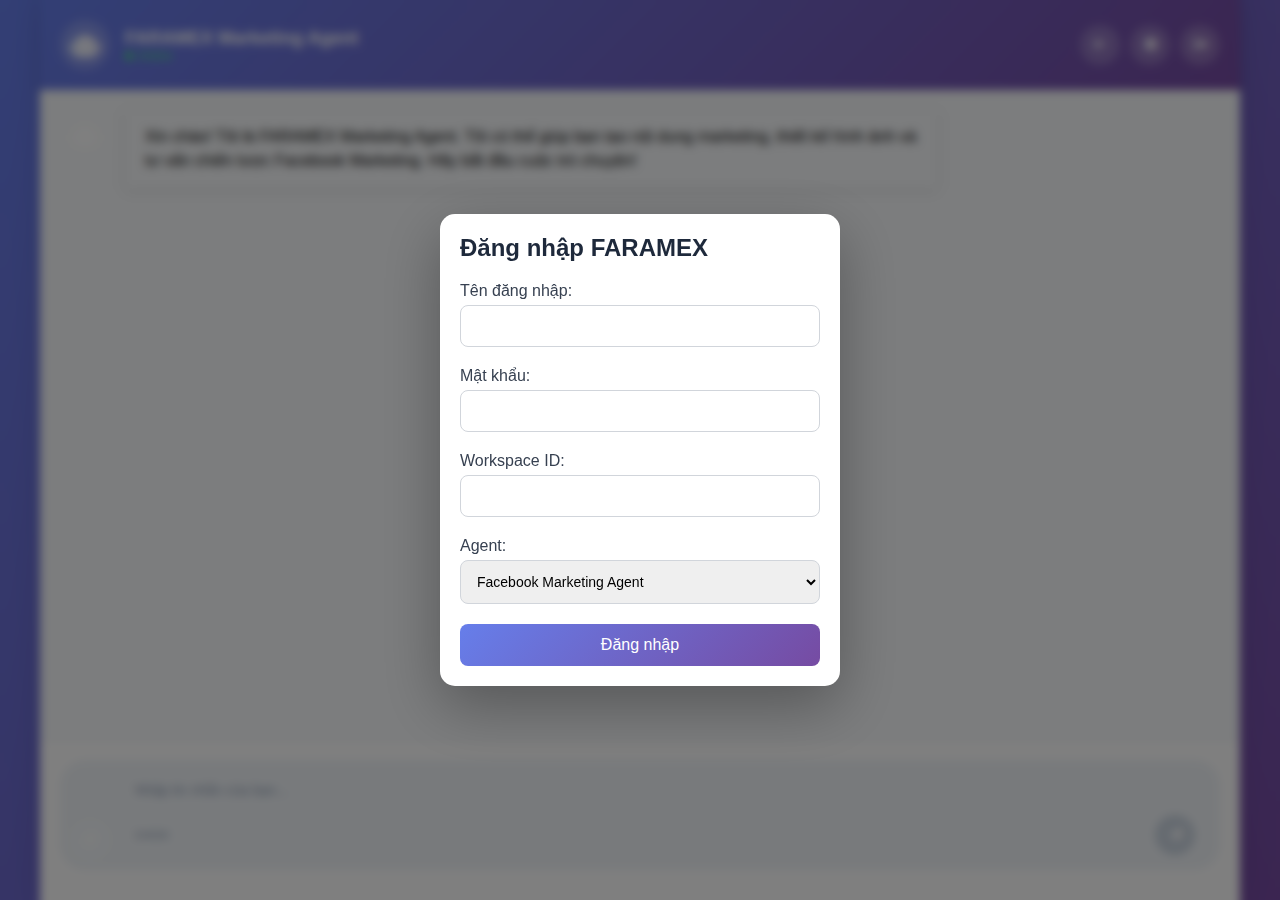
<file: ai-server-main/frontend/index.html>
<!DOCTYPE html>
<html lang="vi">
<head>
    <meta charset="UTF-8">
    <meta name="viewport" content="width=device-width, initial-scale=1.0">
    <title>FARAMEX AI Chat</title>
    <link rel="stylesheet" href="styles.css">
    <link href="https://cdnjs.cloudflare.com/ajax/libs/font-awesome/6.0.0/css/all.min.css" rel="stylesheet">
</head>
<body>
    <div class="chat-container">
        <!-- Header -->
        <div class="chat-header">
            <div class="header-left">
                <div class="agent-avatar">
                    <i class="fas fa-robot"></i>
                </div>
                <div class="agent-info">
                    <h3 id="agent-name">FARAMEX Marketing Agent</h3>
                    <span id="agent-status" class="status-online">Online</span>
                </div>
            </div>
            <div class="header-right">
                <button id="back-btn" class="icon-btn" onclick="goBack()">
                    <i class="fas fa-arrow-left"></i>
                </button>
                <button id="settings-btn" class="icon-btn">
                    <i class="fas fa-cog"></i>
                </button>
                <button id="logout-btn" class="icon-btn">
                    <i class="fas fa-sign-out-alt"></i>
                </button>
            </div>
        </div>

        <!-- Chat Messages -->
        <div class="chat-messages" id="chat-messages">
            <div class="welcome-message">
                <div class="agent-avatar">
                    <i class="fas fa-robot"></i>
                </div>
                <div class="message-content">
                    <p>Xin chào! Tôi là FARAMEX Marketing Agent. Tôi có thể giúp bạn tạo nội dung marketing, thiết kế hình ảnh và tư vấn chiến lược Facebook Marketing. Hãy bắt đầu cuộc trò chuyện!</p>
                </div>
            </div>
        </div>

        <!-- Typing Indicator -->
        <div class="typing-indicator" id="typing-indicator" style="display: none;">
            <div class="agent-avatar">
                <i class="fas fa-robot"></i>
            </div>
            <div class="typing-dots">
                <span></span>
                <span></span>
                <span></span>
            </div>
        </div>

        <!-- Input Area -->
        <div class="chat-input-area">
            <div class="input-container">
                <button id="attach-btn" class="icon-btn">
                    <i class="fas fa-paperclip"></i>
                </button>
                <input type="file" id="file-input" accept="image/*" multiple style="display: none;">
                <div class="input-wrapper">
                    <textarea 
                        id="message-input" 
                        placeholder="Nhập tin nhắn của bạn..."
                        rows="1"
                        maxlength="4000"
                    ></textarea>
                    <div class="input-actions">
                        <span id="char-count">0/4000</span>
                        <button id="send-btn" class="send-btn" disabled>
                            <i class="fas fa-paper-plane"></i>
                        </button>
                    </div>
                </div>
            </div>
            <div class="attached-images" id="attached-images"></div>
        </div>
    </div>

    <!-- Login Modal -->
    <div class="modal" id="login-modal">
        <div class="modal-content">
            <div class="modal-header">
                <h2>Đăng nhập FARAMEX</h2>
            </div>
            <div class="modal-body">
                <form id="login-form">
                    <div class="form-group">
                        <label for="username">Tên đăng nhập:</label>
                        <input type="text" id="username" required>
                    </div>
                    <div class="form-group">
                        <label for="password">Mật khẩu:</label>
                        <input type="password" id="password" required>
                    </div>
                    <div class="form-group">
                        <label for="workspace-id">Workspace ID:</label>
                        <input type="text" id="workspace-id" required>
                    </div>
                    <div class="form-group">
                        <label for="agent-select">Agent:</label>
                        <select id="agent-select" required>
                            <option value="facebook_marketing_agent">Facebook Marketing Agent</option>
                        </select>
                    </div>
                    <button type="submit" class="login-btn">Đăng nhập</button>
                </form>
            </div>
        </div>
    </div>

    <!-- Settings Modal -->
    <div class="modal" id="settings-modal">
        <div class="modal-content">
            <div class="modal-header">
                <h2>Cài đặt</h2>
                <button class="close-btn" id="close-settings">
                    <i class="fas fa-times"></i>
                </button>
            </div>
            <div class="modal-body">
                <div class="form-group">
                    <label for="api-url">API URL:</label>
                    <input type="text" id="api-url" value="http://localhost:8000">
                </div>
                <div class="form-group">
                    <label>
                        <input type="checkbox" id="auto-scroll"> Tự động cuộn xuống
                    </label>
                </div>
                <div class="form-group">
                    <label>
                        <input type="checkbox" id="sound-notifications"> Âm thanh thông báo
                    </label>
                </div>
                <button id="save-settings" class="login-btn">Lưu cài đặt</button>
            </div>
        </div>
    </div>

    <script src="script.js"></script>
</body>
</html>
</file>
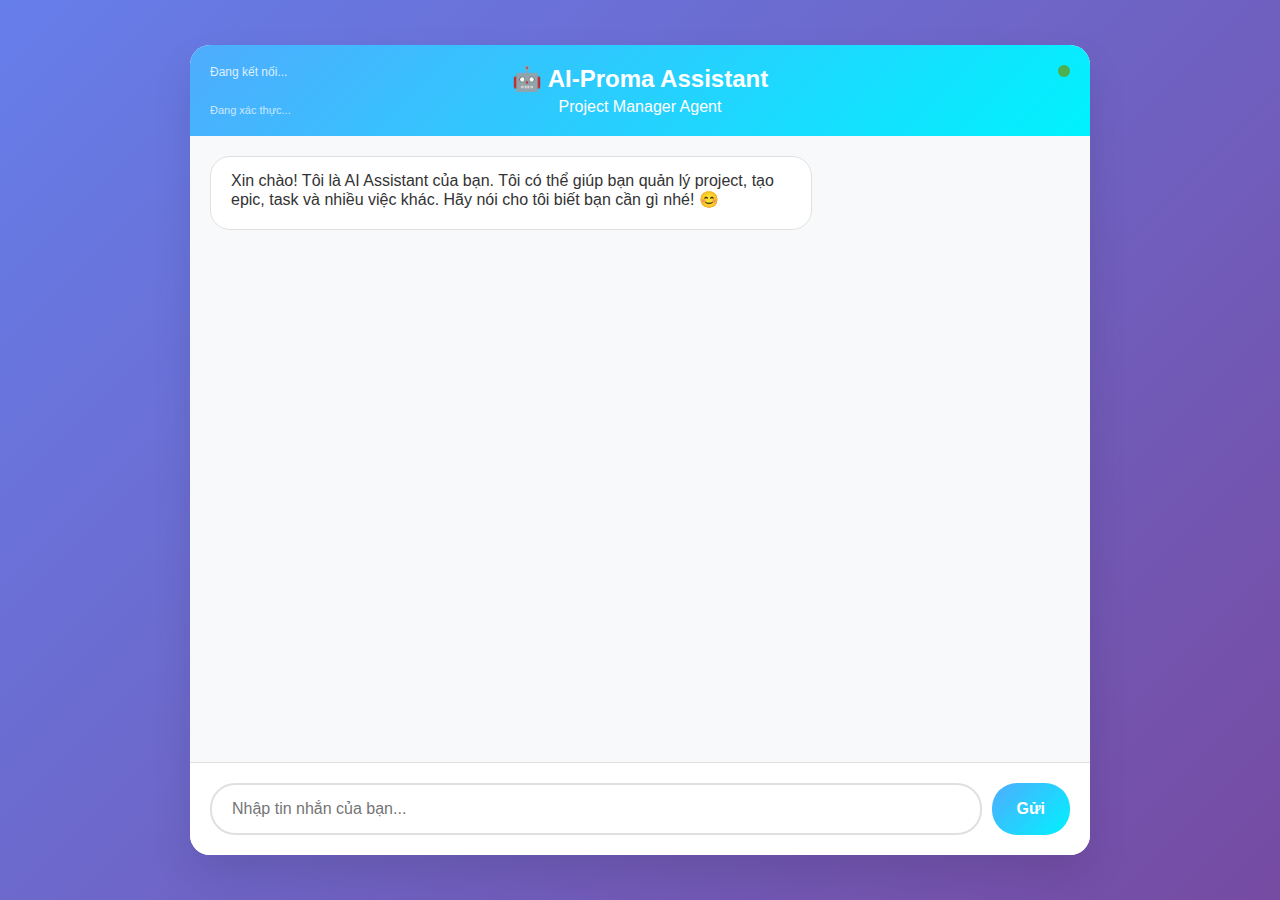
<file: chat_interface.html>
<!DOCTYPE html>
<html lang="vi">

<head>
    <meta charset="UTF-8">
    <meta name="viewport" content="width=device-width, initial-scale=1.0">
    <title>AI-Proma Chat Interface</title>
    <style>
        * {
            margin: 0;
            padding: 0;
            box-sizing: border-box;
        }

        body {
            font-family: -apple-system, BlinkMacSystemFont, 'Segoe UI', Roboto, sans-serif;
            background: linear-gradient(135deg, #667eea 0%, #764ba2 100%);
            height: 100vh;
            display: flex;
            justify-content: center;
            align-items: center;
        }

        .chat-container {
            width: 90%;
            max-width: 900px;
            height: 90vh;
            background: white;
            border-radius: 20px;
            box-shadow: 0 20px 40px rgba(0, 0, 0, 0.1);
            display: flex;
            flex-direction: column;
            overflow: hidden;
        }

        .chat-header {
            background: linear-gradient(135deg, #4facfe 0%, #00f2fe 100%);
            color: white;
            padding: 20px;
            text-align: center;
            position: relative;
        }

        .chat-header h1 {
            font-size: 24px;
            margin-bottom: 5px;
        }

        .connection-status {
            position: absolute;
            top: 20px;
            right: 20px;
            width: 12px;
            height: 12px;
            border-radius: 50%;
            background: #4CAF50;
            animation: pulse 2s infinite;
        }

        @keyframes pulse {
            0% {
                transform: scale(1);
                opacity: 1;
            }

            50% {
                transform: scale(1.2);
                opacity: 0.7;
            }

            100% {
                transform: scale(1);
                opacity: 1;
            }
        }

        .session-info {
            position: absolute;
            top: 20px;
            left: 20px;
            font-size: 12px;
            opacity: 0.8;
        }

        .chat-messages {
            flex: 1;
            overflow-y: auto;
            padding: 20px;
            background: #f8f9fa;
        }

        .message {
            margin-bottom: 20px;
            animation: slideIn 0.3s ease-out;
        }

        @keyframes slideIn {
            from {
                transform: translateY(20px);
                opacity: 0;
            }

            to {
                transform: translateY(0);
                opacity: 1;
            }
        }

        .message.user {
            text-align: right;
        }

        .message.agent {
            text-align: left;
        }

        .message-content {
            display: inline-block;
            max-width: 70%;
            padding: 15px 20px;
            border-radius: 20px;
            word-wrap: break-word;
            position: relative;
        }

        .message.user .message-content {
            background: linear-gradient(135deg, #667eea 0%, #764ba2 100%);
            color: white;
        }

        .message.agent .message-content {
            background: white;
            color: #333;
            border: 1px solid #e0e0e0;
        }

        .thinking-indicator {
            display: none;
            background: #fff3cd;
            border: 1px solid #ffeaa7;
            border-radius: 15px;
            padding: 15px 20px;
            margin-bottom: 15px;
            animation: slideIn 0.3s ease-out;
        }

        .thinking-indicator.show {
            display: block;
        }

        .thinking-dots {
            display: inline-block;
            position: relative;
        }

        .thinking-dots::after {
            content: '...';
            animation: dots 1.5s infinite;
        }

        @keyframes dots {

            0%,
            20% {
                content: '.';
            }

            40% {
                content: '..';
            }

            60%,
            100% {
                content: '...';
            }
        }

        .function-call {
            background: #e3f2fd;
            border: 1px solid #90caf9;
            border-radius: 10px;
            padding: 10px 15px;
            margin: 10px 0;
            font-family: 'Courier New', monospace;
            font-size: 12px;
        }

        .function-name {
            font-weight: bold;
            color: #1976d2;
            margin-bottom: 5px;
        }

        .function-args {
            color: #666;
            white-space: pre-wrap;
        }

        .tool-execution {
            background: #e8f5e8;
            border: 1px solid #4caf50;
            border-radius: 10px;
            padding: 10px 15px;
            margin: 10px 0;
            font-family: 'Courier New', monospace;
            font-size: 12px;
        }

        .tool-result {
            color: #2e7d32;
            white-space: pre-wrap;
        }

        .chat-input-container {
            padding: 20px;
            background: white;
            border-top: 1px solid #e0e0e0;
        }

        .chat-input-form {
            display: flex;
            gap: 10px;
        }

        .chat-input {
            flex: 1;
            padding: 15px 20px;
            border: 2px solid #e0e0e0;
            border-radius: 25px;
            font-size: 16px;
            outline: none;
            transition: border-color 0.3s;
        }

        .chat-input:focus {
            border-color: #4facfe;
        }

        .send-button {
            padding: 15px 25px;
            background: linear-gradient(135deg, #4facfe 0%, #00f2fe 100%);
            color: white;
            border: none;
            border-radius: 25px;
            cursor: pointer;
            font-size: 16px;
            font-weight: bold;
            transition: transform 0.2s;
        }

        .send-button:hover {
            transform: scale(1.05);
        }

        .send-button:disabled {
            opacity: 0.6;
            cursor: not-allowed;
            transform: none;
        }

        .error-message {
            background: #ffebee;
            border: 1px solid #f44336;
            color: #c62828;
            padding: 15px;
            border-radius: 10px;
            margin: 10px 0;
        }

        .timestamp {
            font-size: 11px;
            color: #999;
            margin-top: 5px;
        }

        .auth-status {
            position: absolute;
            bottom: 20px;
            left: 20px;
            font-size: 11px;
            opacity: 0.7;
        }

        /* Scrollbar styling */
        .chat-messages::-webkit-scrollbar {
            width: 6px;
        }

        .chat-messages::-webkit-scrollbar-track {
            background: #f1f1f1;
            border-radius: 3px;
        }

        .chat-messages::-webkit-scrollbar-thumb {
            background: #c1c1c1;
            border-radius: 3px;
        }

        .chat-messages::-webkit-scrollbar-thumb:hover {
            background: #a8a8a8;
        }

        /* Mobile responsive */
        @media (max-width: 768px) {
            .chat-container {
                width: 95%;
                height: 95vh;
                border-radius: 15px;
            }

            .message-content {
                max-width: 85%;
            }

            .chat-header h1 {
                font-size: 20px;
            }
        }
    </style>
</head>

<body>
    <div class="chat-container">
        <div class="chat-header">
            <div class="session-info" id="sessionInfo">Đang kết nối...</div>
            <h1>🤖 AI-Proma Assistant</h1>
            <p>Project Manager Agent</p>
            <div class="connection-status" id="connectionStatus"></div>
            <div class="auth-status" id="authStatus">Đang xác thực...</div>
        </div>

        <div class="chat-messages" id="chatMessages">
            <div class="message agent">
                <div class="message-content">
                    Xin chào! Tôi là AI Assistant của bạn. Tôi có thể giúp bạn quản lý project, tạo epic, task và nhiều
                    việc khác. Hãy nói cho tôi biết bạn cần gì nhé! 😊
                    <div class="timestamp" id="welcomeTime"></div>
                </div>
            </div>
        </div>

        <div class="thinking-indicator" id="thinkingIndicator">
            <div>🤔 <strong>Agent đang suy nghĩ</strong><span class="thinking-dots"></span></div>
            <div id="actionDescription" style="margin-top: 8px; font-style: italic; color: #666;"></div>
        </div>

        <div class="chat-input-container">
            <form class="chat-input-form" id="chatForm">
                <input type="text" class="chat-input" id="messageInput" placeholder="Nhập tin nhắn của bạn..."
                    autocomplete="off">
                <button type="submit" class="send-button" id="sendButton">
                    Gửi
                </button>
            </form>
        </div>
    </div>

    <script>
        class ChatInterface {
            constructor() {
                this.apiBase = 'http://localhost:8000/api/v1';
                this.token = null;
                this.sessionId = null;
                this.currentMessage = null;

                // JWT payload theo yêu cầu
                this.jwtPayload = {
                    "sub": "XCEL_BOT",
                    "user_name": "XCEL_BOT",
                    "user_id": "65cd8c30-5300-4b73-a9fa-add929ad6fd8",
                    "agent_id": "project_manager_agent",
                    "workspace_id": "64b34773-c1a6-4e65-bfa2-b9e8b0b2a06b",
                    "role": "user",
                    "user_info": "",
                    "des": "my name is DUC"
                };

                this.initializeElements();
                this.setupEventListeners();
                this.authenticate();
                this.setWelcomeTime();
            }

            initializeElements() {
                this.chatMessages = document.getElementById('chatMessages');
                this.messageInput = document.getElementById('messageInput');
                this.sendButton = document.getElementById('sendButton');
                this.chatForm = document.getElementById('chatForm');
                this.thinkingIndicator = document.getElementById('thinkingIndicator');
                this.actionDescription = document.getElementById('actionDescription');
                this.connectionStatus = document.getElementById('connectionStatus');
                this.sessionInfo = document.getElementById('sessionInfo');
                this.authStatus = document.getElementById('authStatus');
            }

            setupEventListeners() {
                this.chatForm.addEventListener('submit', (e) => {
                    e.preventDefault();
                    this.sendMessage();
                });

                this.messageInput.addEventListener('keypress', (e) => {
                    if (e.key === 'Enter' && !e.shiftKey) {
                        e.preventDefault();
                        this.sendMessage();
                    }
                });
            }

            setWelcomeTime() {
                const welcomeTime = document.getElementById('welcomeTime');
                welcomeTime.textContent = new Date().toLocaleTimeString('vi-VN');
            }

            async authenticate() {
                try {
                    console.log('Starting authentication...');
                    console.log('API Base:', this.apiBase);
                    console.log('Payload:', this.jwtPayload);
                    
                    // Add timeout and better error handling
                    const controller = new AbortController();
                    const timeoutId = setTimeout(() => controller.abort(), 10000); // 10 second timeout
                    
                    const response = await fetch(`${this.apiBase}/auth/token`, {
                        method: 'POST',
                        headers: {

            async sendMessage() {
                const message = this.messageInput.value.trim();
                if (!message || !this.token) {
                    if (!this.token) {
                        this.showError('Chưa có JWT token. Vui lòng đợi xác thực hoàn tất.');
                    }
                    return;
                }

                // Disable input
                this.messageInput.disabled = true;
                this.sendButton.disabled = true;

                // Add user message to chat
                this.addMessage('user', message);
                this.messageInput.value = '';

                try {
                    // Prepare request payload
                    const requestPayload = {
                        session_id: this.sessionId,
                        message: message,
                        agent_id: "project_manager_agent"
                    };

                    console.log('📤 Sending message:', requestPayload);
                    console.log('🎫 Using JWT:', this.token.substring(0, 50) + '...');

                    // Send message to API
                    const response = await fetch(`${this.apiBase}/chat`, {
                        method: 'POST',
                        headers: {
                            'Content-Type': 'application/json',
                            'Authorization': `Bearer ${this.token}`
                        },
                        body: JSON.stringify(requestPayload)
                    });

                    if (response.ok) {
                        console.log('✅ Message sent successfully, processing stream...');
                        this.handleStreamingResponse(response);
                    } else {
                        const errorText = await response.text();
                        console.error('❌ API Error:', response.status, errorText);
                        throw new Error(`HTTP ${response.status}: ${errorText}`);
                    }
                } catch (error) {
                    console.error('❌ Send message error:', error);
                    this.showError(`Có lỗi xảy ra: ${error.message}`);
                } finally {
                    // Re-enable input
                    this.messageInput.disabled = false;
                    this.sendButton.disabled = false;
                    this.messageInput.focus();
                }
            }

            handleStreamingResponse(response) {
                const reader = response.body.getReader();
                const decoder = new TextDecoder();
                let buffer = '';

                const processStream = async () => {
                    try {
                        while (true) {
                            const { done, value } = await reader.read();
                            if (done) {
                                console.log('📡 Stream completed');
                                break;
                            }

                            buffer += decoder.decode(value, { stream: true });
                            const lines = buffer.split('\n');
                            buffer = lines.pop(); // Keep incomplete line in buffer

                            for (const line of lines) {
                                if (line.startsWith('data: ')) {
                                    try {
                                        const eventData = line.substring(6);
                                        if (eventData.trim() === '') continue;

                                        const data = JSON.parse(eventData);
                                        console.log('📡 Stream event:', data);
                                        this.handleStreamEvent(data);
                                    } catch (parseError) {
                                        console.warn('⚠️ Parse error:', parseError, 'Line:', line);
                                    }
                                } else if (line.startsWith('event: ')) {
                                    // Event type line, will be handled with next data line
                                    continue;
                                }
                            }
                        }
                    } catch (error) {
                        console.error('❌ Stream processing error:', error);
                        this.hideThinking();
                        this.showError('Kết nối bị gián đoạn. Vui lòng thử lại.');
                    }
                };

                processStream();
            }

            handleStreamEvent(data) {
                // Handle session info
                if (data.type === 'session_info') {
                    this.sessionId = data.data.session_id;
                    this.sessionInfo.textContent = `Session: ${this.sessionId.substring(0, 8)}...`;
                    console.log('🔗 Session ID:', this.sessionId);
                    return;
                }

                // Handle thinking (function call)
                if (data.function_name && data.args) {
                    this.showThinking(data);
                    return;
                }

                // Handle tool execution result
                if (data.function_name && data.response) {
                    this.showToolExecution(data);
                    return;
                }

                // Handle text streaming
                if (typeof data === 'string') {
                    this.appendToCurrentMessage(data);
                    return;
                }

                // Handle stream end
                if (data.done) {
                    this.hideThinking();
                    this.finalizeCurrentMessage();
                    console.log('✅ Stream ended:', data.reason);
                    return;
                }
            }

            showThinking(data) {
                this.hideThinking(); // Hide any existing thinking

                // Extract action_description from args
                let actionDesc = '';
                if (data.args && data.args.action_description) {
                    actionDesc = data.args.action_description;
                } else if (data.args) {
                    // Fallback to function name and some args
                    actionDesc = `Đang thực thi: ${data.function_name}`;
                }

                this.actionDescription.textContent = actionDesc;
                this.thinkingIndicator.classList.add('show');

                // Add function call info to chat
                this.addFunctionCall(data);

                this.scrollToBottom();
            }

            hideThinking() {
                this.thinkingIndicator.classList.remove('show');
                this.actionDescription.textContent = '';
            }

            showToolExecution(data) {
                this.hideThinking();
                this.addToolExecution(data);
            }

            addFunctionCall(data) {
                const functionDiv = document.createElement('div');
                functionDiv.className = 'function-call';

                const functionName = document.createElement('div');
                functionName.className = 'function-name';
                functionName.textContent = `🔧 ${data.function_name}`;

                const functionArgs = document.createElement('div');
                functionArgs.className = 'function-args';

                // Format args nicely
                if (data.args && typeof data.args === 'object') {
                    const formattedArgs = Object.entries(data.args)
                        .map(([key, value]) => `${key}: ${JSON.stringify(value, null, 2)}`)
                        .join('\n');
                    functionArgs.textContent = formattedArgs;
                } else {
                    functionArgs.textContent = JSON.stringify(data.args, null, 2);
                }

                functionDiv.appendChild(functionName);
                functionDiv.appendChild(functionArgs);

                this.chatMessages.appendChild(functionDiv);
                this.scrollToBottom();
            }

            addToolExecution(data) {
                const toolDiv = document.createElement('div');
                toolDiv.className = 'tool-execution';

                const toolName = document.createElement('div');
                toolName.className = 'function-name';
                toolName.textContent = `✅ ${data.function_name} - Hoàn thành`;

                const toolResult = document.createElement('div');
                toolResult.className = 'tool-result';

                // Format response nicely
                if (data.response && typeof data.response === 'object') {
                    if (data.response.status) {
                        toolResult.textContent = `Status: ${data.response.status}\nMessage: ${data.response.message || 'Thành công'}`;

                        // Show generated_id if available
                        if (data.response.generated_id) {
                            toolResult.textContent += `\nGenerated ID: ${data.response.generated_id}`;
                        }
                    } else {
                        toolResult.textContent = JSON.stringify(data.response, null, 2);
                    }
                } else {
                    toolResult.textContent = JSON.stringify(data.response, null, 2);
                }

                toolDiv.appendChild(toolName);
                toolDiv.appendChild(toolResult);

                this.chatMessages.appendChild(toolDiv);
                this.scrollToBottom();
            }

            addMessage(sender, content) {
                const messageDiv = document.createElement('div');
                messageDiv.className = `message ${sender}`;

                const contentDiv = document.createElement('div');
                contentDiv.className = 'message-content';

                if (sender === 'agent') {
                    // For agent messages, we'll stream the content
                    this.currentMessage = contentDiv;
                } else {
                    contentDiv.textContent = content;
                }

                const timestamp = document.createElement('div');
                timestamp.className = 'timestamp';
                timestamp.textContent = new Date().toLocaleTimeString('vi-VN');

                contentDiv.appendChild(timestamp);
                messageDiv.appendChild(contentDiv);
                this.chatMessages.appendChild(messageDiv);

                this.scrollToBottom();
                return messageDiv;
            }

            appendToCurrentMessage(text) {
                if (!this.currentMessage) {
                    // Create new agent message if none exists
                    this.addMessage('agent', '');
                }

                // Get existing text (excluding timestamp)
                const timestamp = this.currentMessage.querySelector('.timestamp');
                let existingText = this.currentMessage.textContent;
                if (timestamp) {
                    existingText = existingText.replace(timestamp.textContent, '').trim();
                }

                // Append new text
                const newText = existingText + text;
                this.currentMessage.textContent = newText;

                // Re-add timestamp
                if (timestamp) {
                    this.currentMessage.appendChild(timestamp);
                }

                this.scrollToBottom();
            }

            finalizeCurrentMessage() {
                this.currentMessage = null;
            }

            showError(message) {
                const errorDiv = document.createElement('div');
                errorDiv.className = 'error-message';
                errorDiv.textContent = `❌ ${message}`;

                this.chatMessages.appendChild(errorDiv);
                this.scrollToBottom();

                // Auto remove error after 8 seconds
                setTimeout(() => {
                    if (errorDiv.parentNode) {
                        errorDiv.parentNode.removeChild(errorDiv);
                    }
                }, 8000);
            }

            showSuccess(message) {
                const successDiv = document.createElement('div');
                successDiv.className = 'error-message';
                successDiv.style.background = '#e8f5e8';
                successDiv.style.borderColor = '#4caf50';
                successDiv.style.color = '#2e7d32';
                successDiv.textContent = `✅ ${message}`;

                this.chatMessages.appendChild(successDiv);
                this.scrollToBottom();

                // Auto remove after 5 seconds
                setTimeout(() => {
                    if (successDiv.parentNode) {
                        successDiv.parentNode.removeChild(successDiv);
                    }
                }, 5000);
            }

            scrollToBottom() {
                this.chatMessages.scrollTop = this.chatMessages.scrollHeight;
            }
        }

        // Initialize chat interface when page loads
        document.addEventListener('DOMContentLoaded', () => {
            new ChatInterface();
        });
    </script>
</body>

</html>
</file>
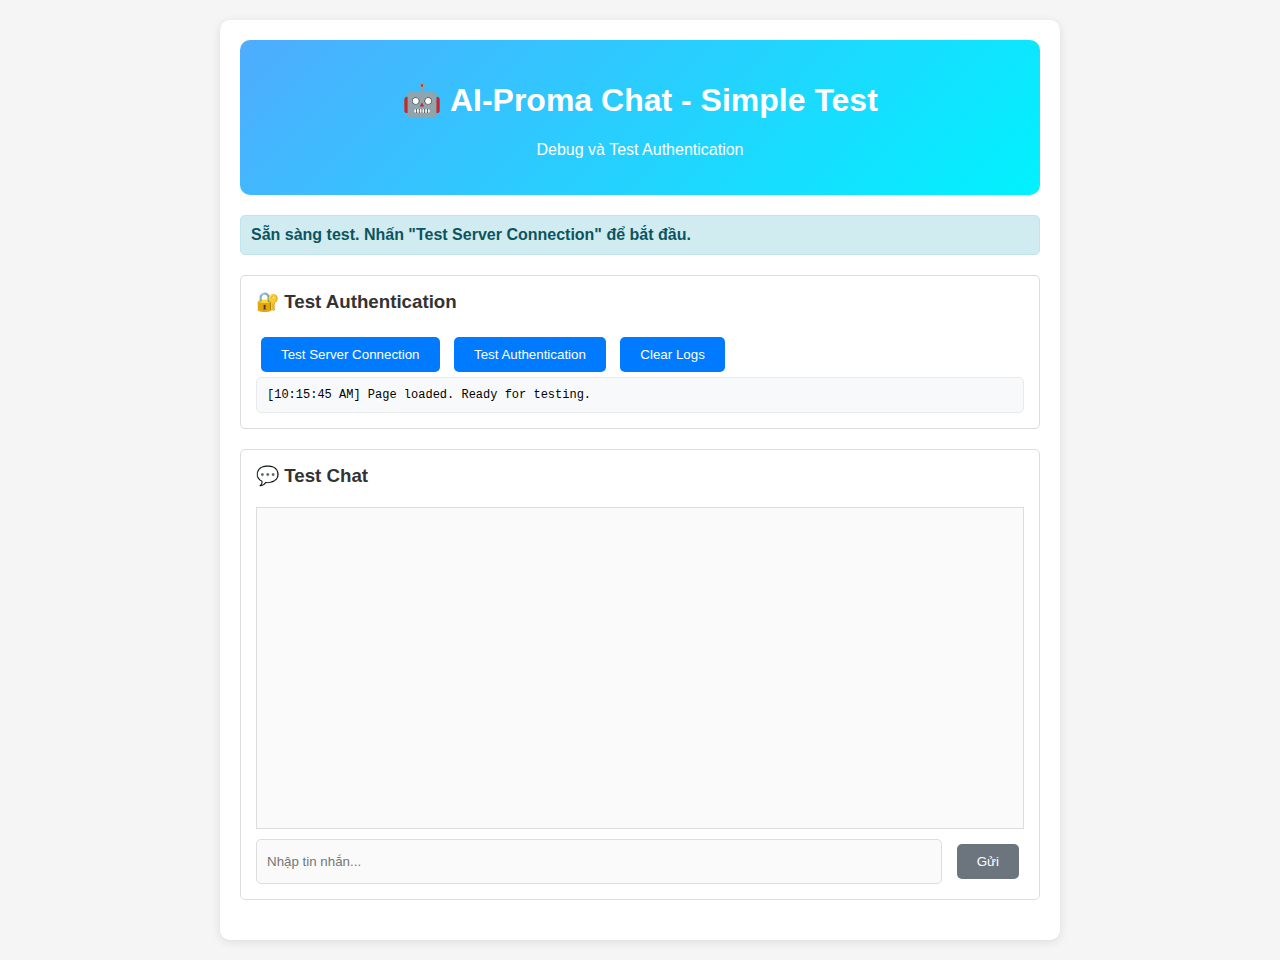
<file: chat_simple.html>
<!DOCTYPE html>
<html lang="vi">
<head>
    <meta charset="UTF-8">
    <meta name="viewport" content="width=device-width, initial-scale=1.0">
    <title>AI-Proma Chat - Simple</title>
    <style>
        body {
            font-family: Arial, sans-serif;
            margin: 20px;
            background: #f5f5f5;
        }
        .container {
            max-width: 800px;
            margin: 0 auto;
            background: white;
            padding: 20px;
            border-radius: 10px;
            box-shadow: 0 2px 10px rgba(0,0,0,0.1);
        }
        .header {
            text-align: center;
            margin-bottom: 20px;
            padding: 20px;
            background: linear-gradient(135deg, #4facfe 0%, #00f2fe 100%);
            color: white;
            border-radius: 10px;
        }
        .status {
            margin: 10px 0;
            padding: 10px;
            border-radius: 5px;
            font-weight: bold;
        }
        .status.success {
            background: #d4edda;
            color: #155724;
            border: 1px solid #c3e6cb;
        }
        .status.error {
            background: #f8d7da;
            color: #721c24;
            border: 1px solid #f5c6cb;
        }
        .status.info {
            background: #d1ecf1;
            color: #0c5460;
            border: 1px solid #bee5eb;
        }
        .test-section {
            margin: 20px 0;
            padding: 15px;
            border: 1px solid #ddd;
            border-radius: 5px;
        }
        .test-section h3 {
            margin-top: 0;
            color: #333;
        }
        button {
            background: #007bff;
            color: white;
            border: none;
            padding: 10px 20px;
            border-radius: 5px;
            cursor: pointer;
            margin: 5px;
        }
        button:hover {
            background: #0056b3;
        }
        button:disabled {
            background: #6c757d;
            cursor: not-allowed;
        }
        .log {
            background: #f8f9fa;
            border: 1px solid #e9ecef;
            padding: 10px;
            border-radius: 5px;
            font-family: monospace;
            font-size: 12px;
            max-height: 200px;
            overflow-y: auto;
            white-space: pre-wrap;
        }
        .chat-area {
            margin-top: 20px;
        }
        .messages {
            height: 300px;
            overflow-y: auto;
            border: 1px solid #ddd;
            padding: 10px;
            margin-bottom: 10px;
            background: #fafafa;
        }
        .message {
            margin: 10px 0;
            padding: 8px 12px;
            border-radius: 10px;
        }
        .message.user {
            background: #007bff;
            color: white;
            text-align: right;
        }
        .message.agent {
            background: #e9ecef;
            color: #333;
        }
        .input-area {
            display: flex;
            gap: 10px;
        }
        .input-area input {
            flex: 1;
            padding: 10px;
            border: 1px solid #ddd;
            border-radius: 5px;
        }
    </style>
</head>
<body>
    <div class="container">
        <div class="header">
            <h1>🤖 AI-Proma Chat - Simple Test</h1>
            <p>Debug và Test Authentication</p>
        </div>

        <!-- Status Display -->
        <div id="statusDisplay"></div>

        <!-- Test Authentication -->
        <div class="test-section">
            <h3>🔐 Test Authentication</h3>
            <button onclick="testServerConnection()">Test Server Connection</button>
            <button onclick="testAuthentication()">Test Authentication</button>
            <button onclick="clearLogs()">Clear Logs</button>
            <div id="authLog" class="log"></div>
        </div>

        <!-- Test Chat -->
        <div class="test-section">
            <h3>💬 Test Chat</h3>
            <div class="chat-area">
                <div id="messages" class="messages"></div>
                <div class="input-area">
                    <input type="text" id="messageInput" placeholder="Nhập tin nhắn..." disabled>
                    <button onclick="sendMessage()" id="sendBtn" disabled>Gửi</button>
                </div>
            </div>
        </div>
    </div>

    <script>
        let token = null;
        let sessionId = null;
        const apiBase = 'http://localhost:8000/api/v1';
        
        const jwtPayload = {
            "sub": "XCEL_BOT",
            "user_name": "XCEL_BOT",
            "user_id": "65cd8c30-5300-4b73-a9fa-add929ad6fd8",
            "agent_id": "project_manager_agent",
            "workspace_id": "64b34773-c1a6-4e65-bfa2-b9e8b0b2a06b",
            "role": "user",
            "user_info": "",
            "des": "my name is DUC"
        };

        function log(message) {
            const logElement = document.getElementById('authLog');
            const timestamp = new Date().toLocaleTimeString();
            logElement.textContent += `[${timestamp}] ${message}\n`;
            logElement.scrollTop = logElement.scrollHeight;
        }

        function showStatus(message, type = 'info') {
            const statusDiv = document.getElementById('statusDisplay');
            statusDiv.innerHTML = `<div class="status ${type}">${message}</div>`;
        }

        function clearLogs() {
            document.getElementById('authLog').textContent = '';
        }

        async function testServerConnection() {
            log('Testing server connection...');
            showStatus('Đang test kết nối server...', 'info');
            
            try {
                const response = await fetch(`${apiBase.replace('/api/v1', '')}/docs`, {
                    method: 'GET',
                    mode: 'no-cors'
                });
                
                log('✅ Server connection test completed');
                showStatus('Server có thể kết nối được', 'success');
            } catch (error) {
                log(`❌ Server connection failed: ${error.message}`);
                showStatus(`Không thể kết nối server: ${error.message}`, 'error');
            }
        }

        async function testAuthentication() {
            log('Starting authentication test...');
            log(`API URL: ${apiBase}/auth/token`);
            log(`Payload: ${JSON.stringify(jwtPayload, null, 2)}`);
            
            showStatus('Đang test authentication...', 'info');
            
            try {
                // Try different approaches
                log('Attempting fetch with different configurations...');
                
                const response = await fetch(`${apiBase}/auth/token`, {
                    method: 'POST',
                    headers: {
                        'Content-Type': 'application/json',
                        'Accept': 'application/json',
                        'Access-Control-Allow-Origin': '*',
                        'Access-Control-Allow-Methods': 'POST, GET, OPTIONS',
                        'Access-Control-Allow-Headers': 'Content-Type, Authorization'
                    },
                    body: JSON.stringify(jwtPayload),
                    mode: 'cors',
                    credentials: 'omit',
                    cache: 'no-cache'
                });

                log(`Response status: ${response.status}`);
                log(`Response headers: ${JSON.stringify(Object.fromEntries(response.headers.entries()), null, 2)}`);

                if (response.ok) {
                    const data = await response.json();
                    log(`Response data: ${JSON.stringify(data, null, 2)}`);
                    
                    if (data.access_token) {
                        token = data.access_token;
                        log(`✅ Authentication successful!`);
                        log(`Token length: ${token.length}`);
                        log(`Token preview: ${token.substring(0, 50)}...`);
                        
                        showStatus('✅ Authentication thành công! Có thể chat ngay.', 'success');
                        
                        // Enable chat
                        document.getElementById('messageInput').disabled = false;
                        document.getElementById('sendBtn').disabled = false;
                    } else {
                        throw new Error('No access_token in response');
                    }
                } else {
                    const errorText = await response.text();
                    log(`❌ HTTP Error: ${response.status}`);
                    log(`Error response: ${errorText}`);
                    throw new Error(`HTTP ${response.status}: ${errorText}`);
                }
            } catch (error) {
                log(`❌ Authentication failed: ${error.message}`);
                log(`Error details: ${error.stack}`);
                
                // Try alternative method with XMLHttpRequest
                log('Trying alternative method with XMLHttpRequest...');
                try {
                    await testAuthWithXHR();
                } catch (xhrError) {
                    log(`❌ XHR method also failed: ${xhrError.message}`);
                    
                    let errorMsg = 'Authentication failed';
                    if (error.message.includes('Failed to fetch')) {
                        errorMsg = 'Không thể kết nối server. Có thể:\n1. Server chưa chạy\n2. CORS chưa được cấu hình\n3. Port 8000 bị block\n4. Firewall chặn kết nối';
                    } else if (error.message.includes('NetworkError')) {
                        errorMsg = 'Lỗi mạng hoặc CORS';
                    } else {
                        errorMsg = error.message;
                    }
                    
                    showStatus(`❌ ${errorMsg}`, 'error');
                }
            }
        }

        function testAuthWithXHR() {
            return new Promise((resolve, reject) => {
                log('Using XMLHttpRequest as fallback...');
                
                const xhr = new XMLHttpRequest();
                xhr.open('POST', `${apiBase}/auth/token`, true);
                xhr.setRequestHeader('Content-Type', 'application/json');
                xhr.setRequestHeader('Accept', 'application/json');
                
                xhr.onreadystatechange = function() {
                    if (xhr.readyState === 4) {
                        log(`XHR Status: ${xhr.status}`);
                        log(`XHR Response: ${xhr.responseText}`);
                        
                        if (xhr.status === 200) {
                            try {
                                const data = JSON.parse(xhr.responseText);
                                if (data.access_token) {
                                    token = data.access_token;
                                    log(`✅ XHR Authentication successful!`);
                                    log(`Token length: ${token.length}`);
                                    
                                    showStatus('✅ Authentication thành công với XHR!', 'success');
                                    
                                    // Enable chat
                                    document.getElementById('messageInput').disabled = false;
                                    document.getElementById('sendBtn').disabled = false;
                                    resolve(data);
                                } else {
                                    reject(new Error('No access_token in XHR response'));
                                }
                            } catch (parseError) {
                                reject(new Error(`Parse error: ${parseError.message}`));
                            }
                        } else {
                            reject(new Error(`XHR HTTP ${xhr.status}: ${xhr.responseText}`));
                        }
                    }
                };
                
                xhr.onerror = function() {
                    reject(new Error('XHR Network error'));
                };
                
                xhr.ontimeout = function() {
                    reject(new Error('XHR Timeout'));
                };
                
                xhr.timeout = 10000; // 10 second timeout
                xhr.send(JSON.stringify(jwtPayload));
            });
        }

        async function sendMessage() {
            const input = document.getElementById('messageInput');
            const message = input.value.trim();
            
            if (!message || !token) {
                showStatus('Chưa có token hoặc message trống', 'error');
                return;
            }

            // Add user message
            addMessage('user', message);
            input.value = '';

            try {
                const payload = {
                    session_id: sessionId,
                    message: message,
                    agent_id: "project_manager_agent"
                };

                log(`Sending message: ${JSON.stringify(payload)}`);

                const response = await fetch(`${apiBase}/chat`, {
                    method: 'POST',
                    headers: {
                        'Content-Type': 'application/json',
                        'Authorization': `Bearer ${token}`
                    },
                    body: JSON.stringify(payload)
                });

                if (response.ok) {
                    log('✅ Message sent successfully');
                    addMessage('agent', 'Message sent successfully! (Streaming not implemented in simple version)');
                } else {
                    const errorText = await response.text();
                    log(`❌ Chat error: ${response.status} - ${errorText}`);
                    addMessage('agent', `Error: ${response.status} - ${errorText}`);
                }
            } catch (error) {
                log(`❌ Send message error: ${error.message}`);
                addMessage('agent', `Error: ${error.message}`);
            }
        }

        function addMessage(sender, content) {
            const messagesDiv = document.getElementById('messages');
            const messageDiv = document.createElement('div');
            messageDiv.className = `message ${sender}`;
            messageDiv.textContent = content;
            messagesDiv.appendChild(messageDiv);
            messagesDiv.scrollTop = messagesDiv.scrollHeight;
        }

        // Auto test on load
        window.onload = function() {
            log('Page loaded. Ready for testing.');
            showStatus('Sẵn sàng test. Nhấn "Test Server Connection" để bắt đầu.', 'info');
        };
    </script>
</body>
</html>
</file>
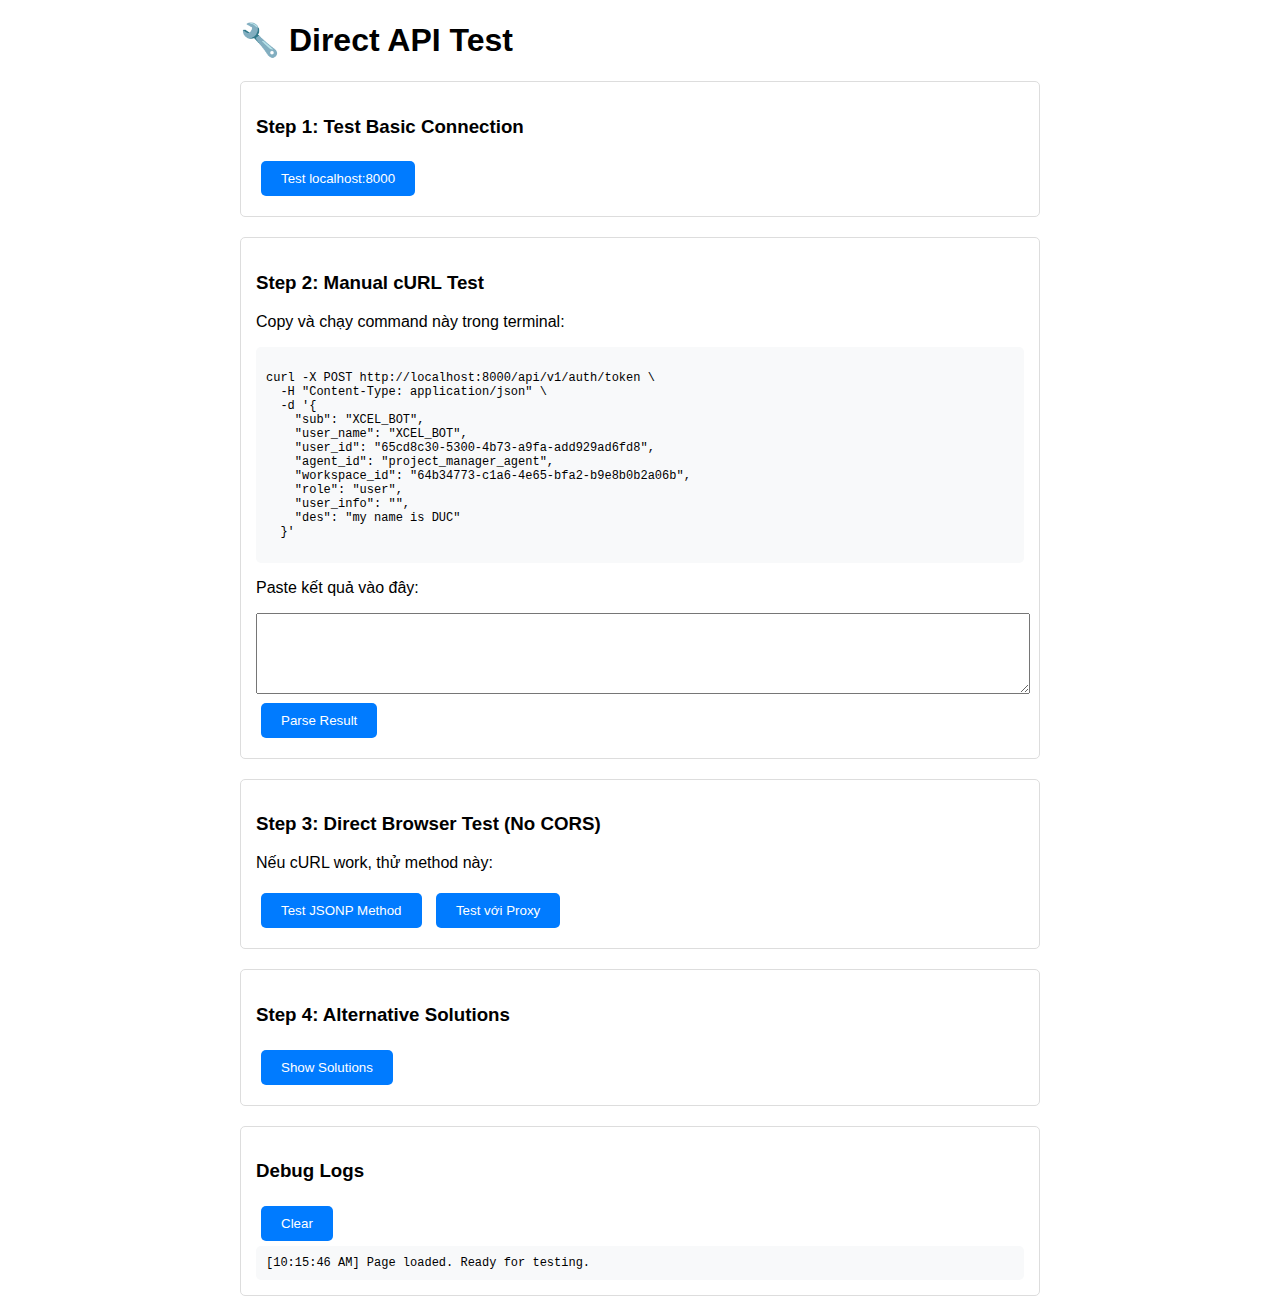
<file: test_direct.html>
<!DOCTYPE html>
<html lang="vi">
<head>
    <meta charset="UTF-8">
    <meta name="viewport" content="width=device-width, initial-scale=1.0">
    <title>Direct API Test</title>
    <style>
        body { font-family: Arial, sans-serif; margin: 20px; }
        .container { max-width: 800px; margin: 0 auto; }
        .section { margin: 20px 0; padding: 15px; border: 1px solid #ddd; border-radius: 5px; }
        .success { background: #d4edda; color: #155724; }
        .error { background: #f8d7da; color: #721c24; }
        .info { background: #d1ecf1; color: #0c5460; }
        button { padding: 10px 20px; margin: 5px; background: #007bff; color: white; border: none; border-radius: 5px; cursor: pointer; }
        .log { background: #f8f9fa; padding: 10px; border-radius: 5px; font-family: monospace; font-size: 12px; max-height: 300px; overflow-y: auto; white-space: pre-wrap; }
        input { padding: 8px; margin: 5px; border: 1px solid #ddd; border-radius: 3px; width: 300px; }
    </style>
</head>
<body>
    <div class="container">
        <h1>🔧 Direct API Test</h1>
        
        <div class="section">
            <h3>Step 1: Test Basic Connection</h3>
            <button onclick="testBasicConnection()">Test localhost:8000</button>
            <div id="connectionResult"></div>
        </div>

        <div class="section">
            <h3>Step 2: Manual cURL Test</h3>
            <p>Copy và chạy command này trong terminal:</p>
            <div class="log" id="curlCommand">
curl -X POST http://localhost:8000/api/v1/auth/token \
  -H "Content-Type: application/json" \
  -d '{
    "sub": "XCEL_BOT",
    "user_name": "XCEL_BOT",
    "user_id": "65cd8c30-5300-4b73-a9fa-add929ad6fd8",
    "agent_id": "project_manager_agent",
    "workspace_id": "64b34773-c1a6-4e65-bfa2-b9e8b0b2a06b",
    "role": "user",
    "user_info": "",
    "des": "my name is DUC"
  }'
            </div>
            <p>Paste kết quả vào đây:</p>
            <textarea id="curlResult" rows="5" style="width: 100%; font-family: monospace;"></textarea>
            <button onclick="parseCurlResult()">Parse Result</button>
        </div>

        <div class="section">
            <h3>Step 3: Direct Browser Test (No CORS)</h3>
            <p>Nếu cURL work, thử method này:</p>
            <button onclick="testWithJSONP()">Test JSONP Method</button>
            <button onclick="testWithProxy()">Test với Proxy</button>
            <div id="directResult"></div>
        </div>

        <div class="section">
            <h3>Step 4: Alternative Solutions</h3>
            <button onclick="showAlternatives()">Show Solutions</button>
            <div id="alternatives"></div>
        </div>

        <div class="section">
            <h3>Debug Logs</h3>
            <button onclick="clearLogs()">Clear</button>
            <div id="debugLog" class="log"></div>
        </div>
    </div>

    <script>
        function log(message) {
            const logDiv = document.getElementById('debugLog');
            const timestamp = new Date().toLocaleTimeString();
            logDiv.textContent += `[${timestamp}] ${message}\n`;
            logDiv.scrollTop = logDiv.scrollHeight;
        }

        function clearLogs() {
            document.getElementById('debugLog').textContent = '';
        }

        async function testBasicConnection() {
            const resultDiv = document.getElementById('connectionResult');
            log('Testing basic connection to localhost:8000...');
            
            try {
                // Test if server is running by trying to fetch docs
                const response = await fetch('http://localhost:8000/docs', {
                    method: 'GET',
                    mode: 'no-cors'
                });
                
                log('Basic connection test completed (no-cors mode)');
                resultDiv.innerHTML = '<div class="info">✅ Server seems to be running (no-cors test passed)</div>';
                
                // Try with CORS
                try {
                    const corsResponse = await fetch('http://localhost:8000/docs', {
                        method: 'GET',
                        mode: 'cors'
                    });
                    log(`CORS test: ${corsResponse.status}`);
                    resultDiv.innerHTML += '<div class="success">✅ CORS is working!</div>';
                } catch (corsError) {
                    log(`CORS test failed: ${corsError.message}`);
                    resultDiv.innerHTML += '<div class="error">❌ CORS is blocked</div>';
                }
                
            } catch (error) {
                log(`Connection test failed: ${error.message}`);
                resultDiv.innerHTML = '<div class="error">❌ Cannot connect to server. Is it running on port 8000?</div>';
            }
        }

        function parseCurlResult() {
            const result = document.getElementById('curlResult').value.trim();
            const resultDiv = document.getElementById('directResult');
            
            if (!result) {
                resultDiv.innerHTML = '<div class="error">Please paste cURL result first</div>';
                return;
            }

            log('Parsing cURL result...');
            log(`cURL result: ${result}`);

            try {
                const data = JSON.parse(result);
                if (data.access_token) {
                    log('✅ cURL authentication successful!');
                    resultDiv.innerHTML = `
                        <div class="success">
                            ✅ cURL worked! Token received: ${data.access_token.substring(0, 30)}...
                            <br><strong>Problem is CORS in browser, not server!</strong>
                        </div>
                    `;
                    showCORSSolutions();
                } else {
                    log('❌ No access_token in cURL result');
                    resultDiv.innerHTML = '<div class="error">❌ No access_token in response</div>';
                }
            } catch (parseError) {
                log(`Parse error: ${parseError.message}`);
                
                // Check if it's an error response
                if (result.includes('error') || result.includes('detail')) {
                    resultDiv.innerHTML = `<div class="error">❌ Server error: ${result}</div>`;
                } else {
                    resultDiv.innerHTML = '<div class="error">❌ Invalid JSON response</div>';
                }
            }
        }

        function showCORSSolutions() {
            const altDiv = document.getElementById('alternatives');
            altDiv.innerHTML = `
                <div class="info">
                    <h4>🔧 CORS Solutions:</h4>
                    <p><strong>1. Fix Backend CORS (Recommended):</strong></p>
                    <pre>
# In main.py, add:
from fastapi.middleware.cors import CORSMiddleware

app.add_middleware(
    CORSMiddleware,
    allow_origins=["*"],
    allow_credentials=True,
    allow_methods=["*"],
    allow_headers=["*"],
)
                    </pre>
                    
                    <p><strong>2. Use Browser Extension:</strong></p>
                    <p>Install "CORS Unblock" extension for Chrome/Edge</p>
                    
                    <p><strong>3. Run Chrome with disabled security:</strong></p>
                    <pre>chrome.exe --user-data-dir=/tmp/chrome --disable-web-security --disable-features=VizDisplayCompositor</pre>
                    
                    <p><strong>4. Use Proxy Server:</strong></p>
                    <p>Create a simple proxy to bypass CORS</p>
                </div>
            `;
        }

        async function testWithJSONP() {
            log('Testing JSONP method...');
            const resultDiv = document.getElementById('directResult');
            
            // JSONP won't work for POST requests, but let's try a different approach
            const script = document.createElement('script');
            script.src = 'http://localhost:8000/api/v1/agents/alls?callback=handleJSONP';
            
            window.handleJSONP = function(data) {
                log('JSONP response received');
                resultDiv.innerHTML = '<div class="success">✅ JSONP method works! Server is accessible.</div>';
                document.head.removeChild(script);
            };
            
            script.onerror = function() {
                log('JSONP method failed');
                resultDiv.innerHTML = '<div class="error">❌ JSONP method failed</div>';
                document.head.removeChild(script);
            };
            
            document.head.appendChild(script);
            
            // Cleanup after 5 seconds
            setTimeout(() => {
                if (document.head.contains(script)) {
                    document.head.removeChild(script);
                    log('JSONP timeout');
                }
            }, 5000);
        }

        function testWithProxy() {
            const resultDiv = document.getElementById('directResult');
            resultDiv.innerHTML = `
                <div class="info">
                    <h4>🔄 Proxy Solution:</h4>
                    <p>Create a simple proxy server:</p>
                    <pre>
# proxy.js
const express = require('express');
const { createProxyMiddleware } = require('http-proxy-middleware');
const app = express();

app.use('/api', createProxyMiddleware({
  target: 'http://localhost:8000',
  changeOrigin: true,
  pathRewrite: {
    '^/api': '/api/v1'
  }
}));

app.listen(3000, () => {
  console.log('Proxy running on port 3000');
});
                    </pre>
                    <p>Then use: http://localhost:3000/api/auth/token</p>
                </div>
            `;
        }

        function showAlternatives() {
            const altDiv = document.getElementById('alternatives');
            altDiv.innerHTML = `
                <div class="info">
                    <h4>🛠️ Alternative Solutions:</h4>
                    
                    <p><strong>Option 1: Fix CORS in FastAPI</strong></p>
                    <p>Add CORS middleware to main.py (most recommended)</p>
                    
                    <p><strong>Option 2: Browser Extension</strong></p>
                    <p>Install "CORS Unblock" or "Disable CORS" extension</p>
                    
                    <p><strong>Option 3: Desktop App</strong></p>
                    <p>Use Electron or Tauri to create desktop app (no CORS restrictions)</p>
                    
                    <p><strong>Option 4: Proxy Server</strong></p>
                    <p>Create intermediate proxy server</p>
                    
                    <p><strong>Option 5: Server-Side Rendering</strong></p>
                    <p>Move frontend to same server as backend</p>
                </div>
            `;
        }

        // Auto-run basic test on load
        window.onload = function() {
            log('Page loaded. Ready for testing.');
            setTimeout(testBasicConnection, 1000);
        };
    </script>
</body>
</html>
</file>
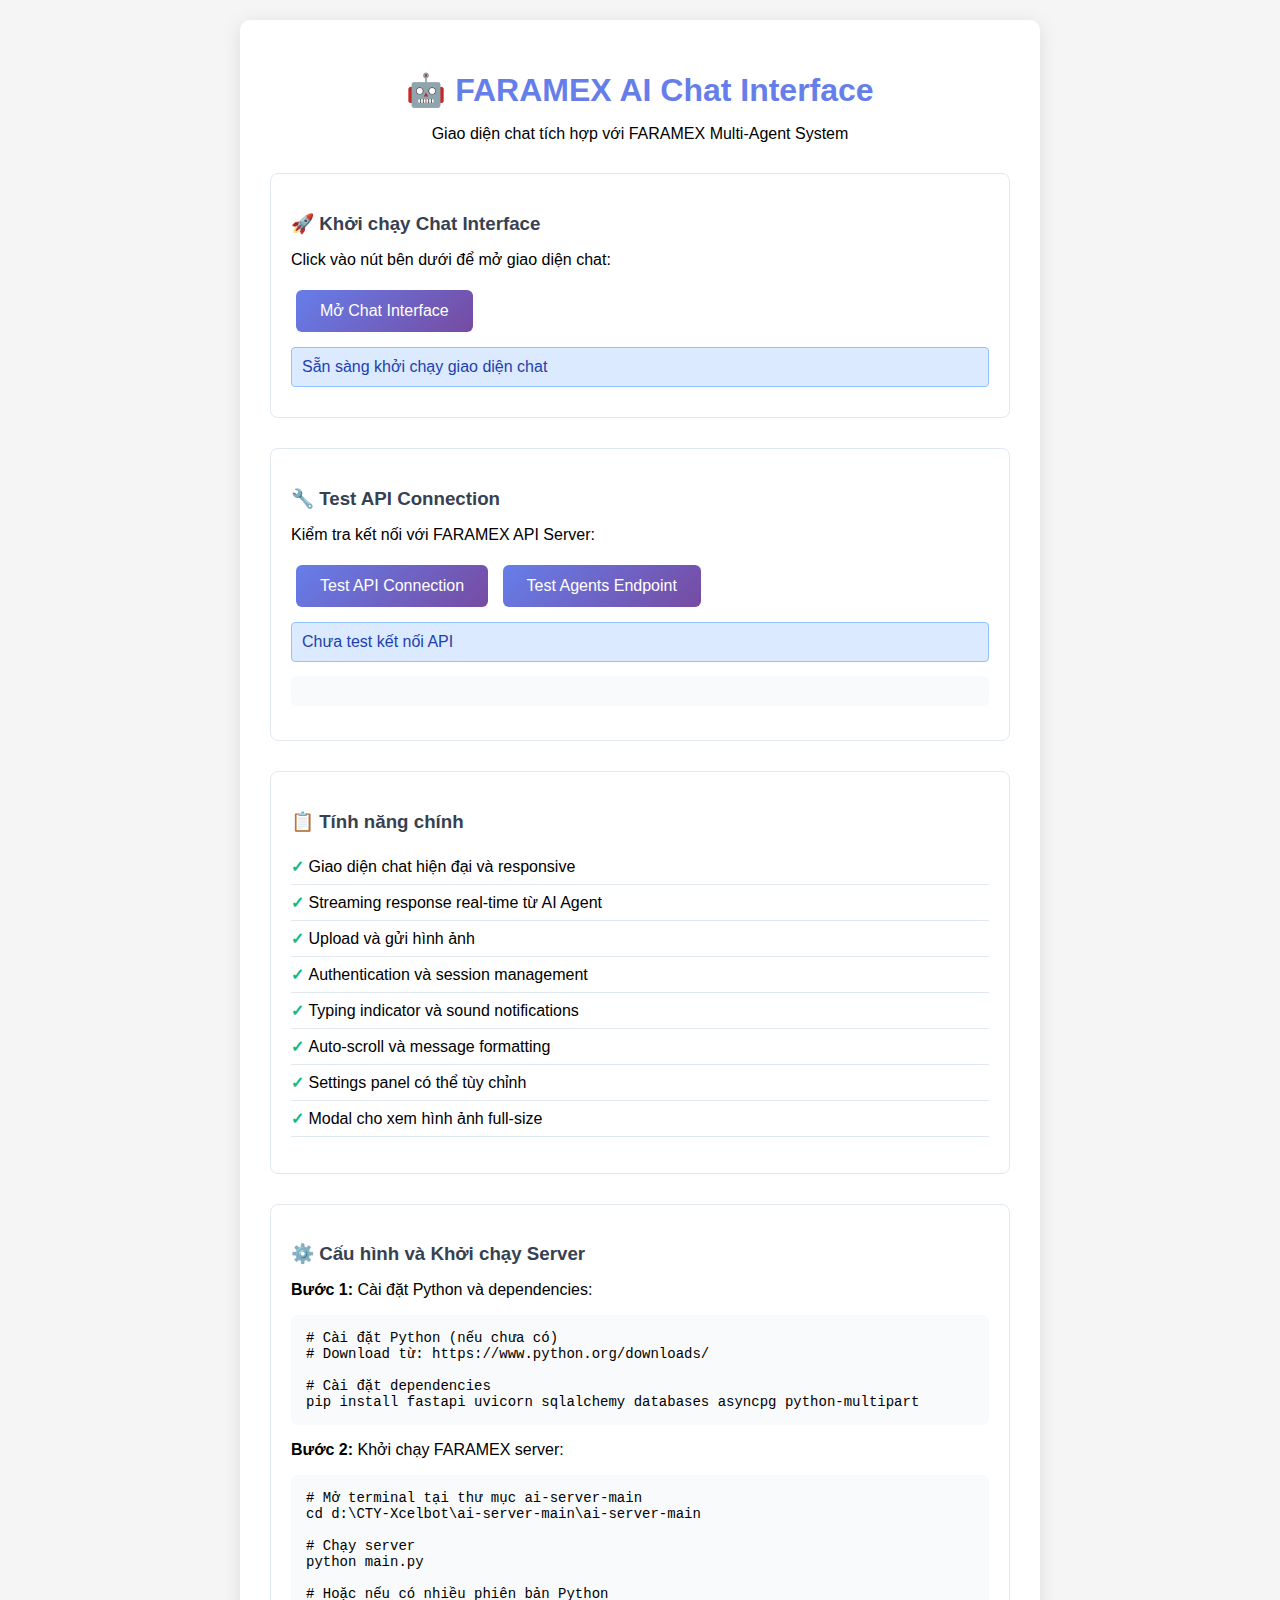
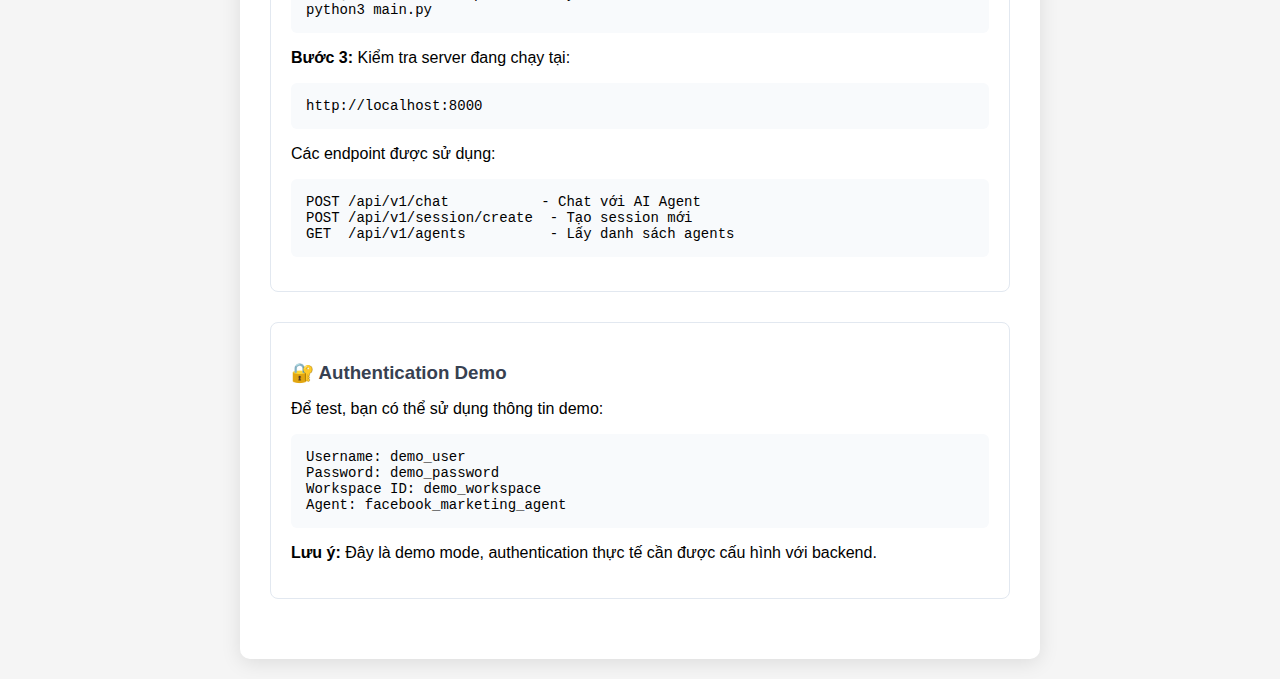
<file: ai-proma/frontend/demo.html>
<!DOCTYPE html>
<html lang="vi">
<head>
    <meta charset="UTF-8">
    <meta name="viewport" content="width=device-width, initial-scale=1.0">
    <title>FARAMEX Chat Demo</title>
    <style>
        body {
            font-family: Arial, sans-serif;
            max-width: 800px;
            margin: 0 auto;
            padding: 20px;
            background: #f5f5f5;
        }
        .demo-container {
            background: white;
            padding: 30px;
            border-radius: 10px;
            box-shadow: 0 4px 20px rgba(0,0,0,0.1);
        }
        .demo-header {
            text-align: center;
            margin-bottom: 30px;
        }
        .demo-header h1 {
            color: #667eea;
            margin-bottom: 10px;
        }
        .demo-section {
            margin-bottom: 30px;
            padding: 20px;
            border: 1px solid #e2e8f0;
            border-radius: 8px;
        }
        .demo-section h3 {
            color: #374151;
            margin-bottom: 15px;
        }
        .demo-button {
            background: linear-gradient(135deg, #667eea 0%, #764ba2 100%);
            color: white;
            border: none;
            padding: 12px 24px;
            border-radius: 6px;
            cursor: pointer;
            font-size: 16px;
            margin: 5px;
            transition: transform 0.2s;
        }
        .demo-button:hover {
            transform: translateY(-2px);
        }
        .status {
            padding: 10px;
            border-radius: 4px;
            margin: 10px 0;
        }
        .status.success {
            background: #d1fae5;
            color: #065f46;
            border: 1px solid #a7f3d0;
        }
        .status.error {
            background: #fee2e2;
            color: #991b1b;
            border: 1px solid #fca5a5;
        }
        .status.info {
            background: #dbeafe;
            color: #1e40af;
            border: 1px solid #93c5fd;
        }
        pre {
            background: #f8fafc;
            padding: 15px;
            border-radius: 6px;
            overflow-x: auto;
            font-size: 14px;
        }
        .feature-list {
            list-style: none;
            padding: 0;
        }
        .feature-list li {
            padding: 8px 0;
            border-bottom: 1px solid #e2e8f0;
        }
        .feature-list li:before {
            content: "✓ ";
            color: #10b981;
            font-weight: bold;
        }
    </style>
</head>
<body>
    <div class="demo-container">
        <div class="demo-header">
            <h1>🤖 FARAMEX AI Chat Interface</h1>
            <p>Giao diện chat tích hợp với FARAMEX Multi-Agent System</p>
        </div>

        <div class="demo-section">
            <h3>🚀 Khởi chạy Chat Interface</h3>
            <p>Click vào nút bên dưới để mở giao diện chat:</p>
            <button class="demo-button" onclick="openChat()">Mở Chat Interface</button>
            <div id="chat-status" class="status info">
                Sẵn sàng khởi chạy giao diện chat
            </div>
        </div>

        <div class="demo-section">
            <h3>🔧 Test API Connection</h3>
            <p>Kiểm tra kết nối với FARAMEX API Server:</p>
            <button class="demo-button" onclick="testAPI()">Test API Connection</button>
            <button class="demo-button" onclick="testAgents()">Test Agents Endpoint</button>
            <div id="api-status" class="status info">
                Chưa test kết nối API
            </div>
            <pre id="api-response"></pre>
        </div>

        <div class="demo-section">
            <h3>📋 Tính năng chính</h3>
            <ul class="feature-list">
                <li>Giao diện chat hiện đại và responsive</li>
                <li>Streaming response real-time từ AI Agent</li>
                <li>Upload và gửi hình ảnh</li>
                <li>Authentication và session management</li>
                <li>Typing indicator và sound notifications</li>
                <li>Auto-scroll và message formatting</li>
                <li>Settings panel có thể tùy chỉnh</li>
                <li>Modal cho xem hình ảnh full-size</li>
            </ul>
        </div>

        <div class="demo-section">
            <h3>⚙️ Cấu hình và Khởi chạy Server</h3>
            <p><strong>Bước 1:</strong> Cài đặt Python và dependencies:</p>
            <pre># Cài đặt Python (nếu chưa có)
# Download từ: https://www.python.org/downloads/

# Cài đặt dependencies
pip install fastapi uvicorn sqlalchemy databases asyncpg python-multipart</pre>
            
            <p><strong>Bước 2:</strong> Khởi chạy FARAMEX server:</p>
            <pre># Mở terminal tại thư mục ai-server-main
cd d:\CTY-Xcelbot\ai-server-main\ai-server-main

# Chạy server
python main.py

# Hoặc nếu có nhiều phiên bản Python
python3 main.py</pre>
            
            <p><strong>Bước 3:</strong> Kiểm tra server đang chạy tại:</p>
            <pre>http://localhost:8000</pre>
            
            <p>Các endpoint được sử dụng:</p>
            <pre>POST /api/v1/chat           - Chat với AI Agent
POST /api/v1/session/create  - Tạo session mới
GET  /api/v1/agents          - Lấy danh sách agents</pre>
        </div>

        <div class="demo-section">
            <h3>🔐 Authentication Demo</h3>
            <p>Để test, bạn có thể sử dụng thông tin demo:</p>
            <pre>Username: demo_user
Password: demo_password
Workspace ID: demo_workspace
Agent: facebook_marketing_agent</pre>
            <p><strong>Lưu ý:</strong> Đây là demo mode, authentication thực tế cần được cấu hình với backend.</p>
        </div>
    </div>

    <script>
        function openChat() {
            // Navigate to chat page in same tab
            window.location.href = 'index.html';
        }

        async function testAPI() {
            const statusDiv = document.getElementById('api-status');
            const responseDiv = document.getElementById('api-response');
            
            statusDiv.innerHTML = '<div class="status info">🔄 Đang test kết nối API...</div>';
            
            try {
                const response = await fetch('http://localhost:8000/docs');
                if (response.ok) {
                    statusDiv.innerHTML = '<div class="status success">✅ API Server đang hoạt động!</div>';
                    responseDiv.textContent = `Status: ${response.status} ${response.statusText}\nAPI Documentation: http://localhost:8000/docs`;
                } else {
                    throw new Error(`HTTP ${response.status}`);
                }
            } catch (error) {
                let errorMessage = `Error: ${error.message}\n\n`;
                
                if (error.message === 'Failed to fetch') {
                    errorMessage += `🚨 LỖI KẾT NỐI - Server chưa chạy hoặc CORS issue\n\n`;
                    errorMessage += `CÁCH KHẮC PHỤC:\n`;
                    errorMessage += `1. Mở Command Prompt/Terminal\n`;
                    errorMessage += `2. Chuyển đến thư mục: cd d:\\CTY-Xcelbot\\ai-server-main\\ai-server-main\n`;
                    errorMessage += `3. Cài đặt dependencies: pip install fastapi uvicorn sqlalchemy databases asyncpg\n`;
                    errorMessage += `4. Chạy server: python main.py\n`;
                    errorMessage += `5. Kiểm tra server tại: http://localhost:8000/docs\n\n`;
                    errorMessage += `Nếu vẫn lỗi, kiểm tra:\n`;
                    errorMessage += `- Python đã được cài đặt chưa?\n`;
                    errorMessage += `- Port 8000 có bị chiếm không?\n`;
                    errorMessage += `- Firewall có block không?`;
                } else {
                    errorMessage += `Vui lòng đảm bảo:\n1. FARAMEX server đang chạy\n2. Server chạy tại http://localhost:8000\n3. CORS đã được cấu hình đúng`;
                }
                
                statusDiv.innerHTML = '<div class="status error">❌ Không thể kết nối với API Server</div>';
                responseDiv.textContent = errorMessage;
            }
        }

        async function testAgents() {
            const statusDiv = document.getElementById('api-status');
            const responseDiv = document.getElementById('api-response');
            
            statusDiv.innerHTML = '<div class="status info">🔄 Đang test agents endpoint...</div>';
            
            try {
                const response = await fetch('http://localhost:8000/api/v1/agents');
                if (response.ok) {
                    const data = await response.json();
                    statusDiv.innerHTML = '<div class="status success">✅ Agents endpoint hoạt động!</div>';
                    responseDiv.textContent = JSON.stringify(data, null, 2);
                } else {
                    throw new Error(`HTTP ${response.status}`);
                }
            } catch (error) {
                statusDiv.innerHTML = '<div class="status error">❌ Lỗi khi test agents endpoint</div>';
                responseDiv.textContent = `Error: ${error.message}`;
            }
        }

        // Auto-test API on page load
        window.addEventListener('load', () => {
            setTimeout(testAPI, 1000);
        });
    </script>
</body>
</html>
</file>
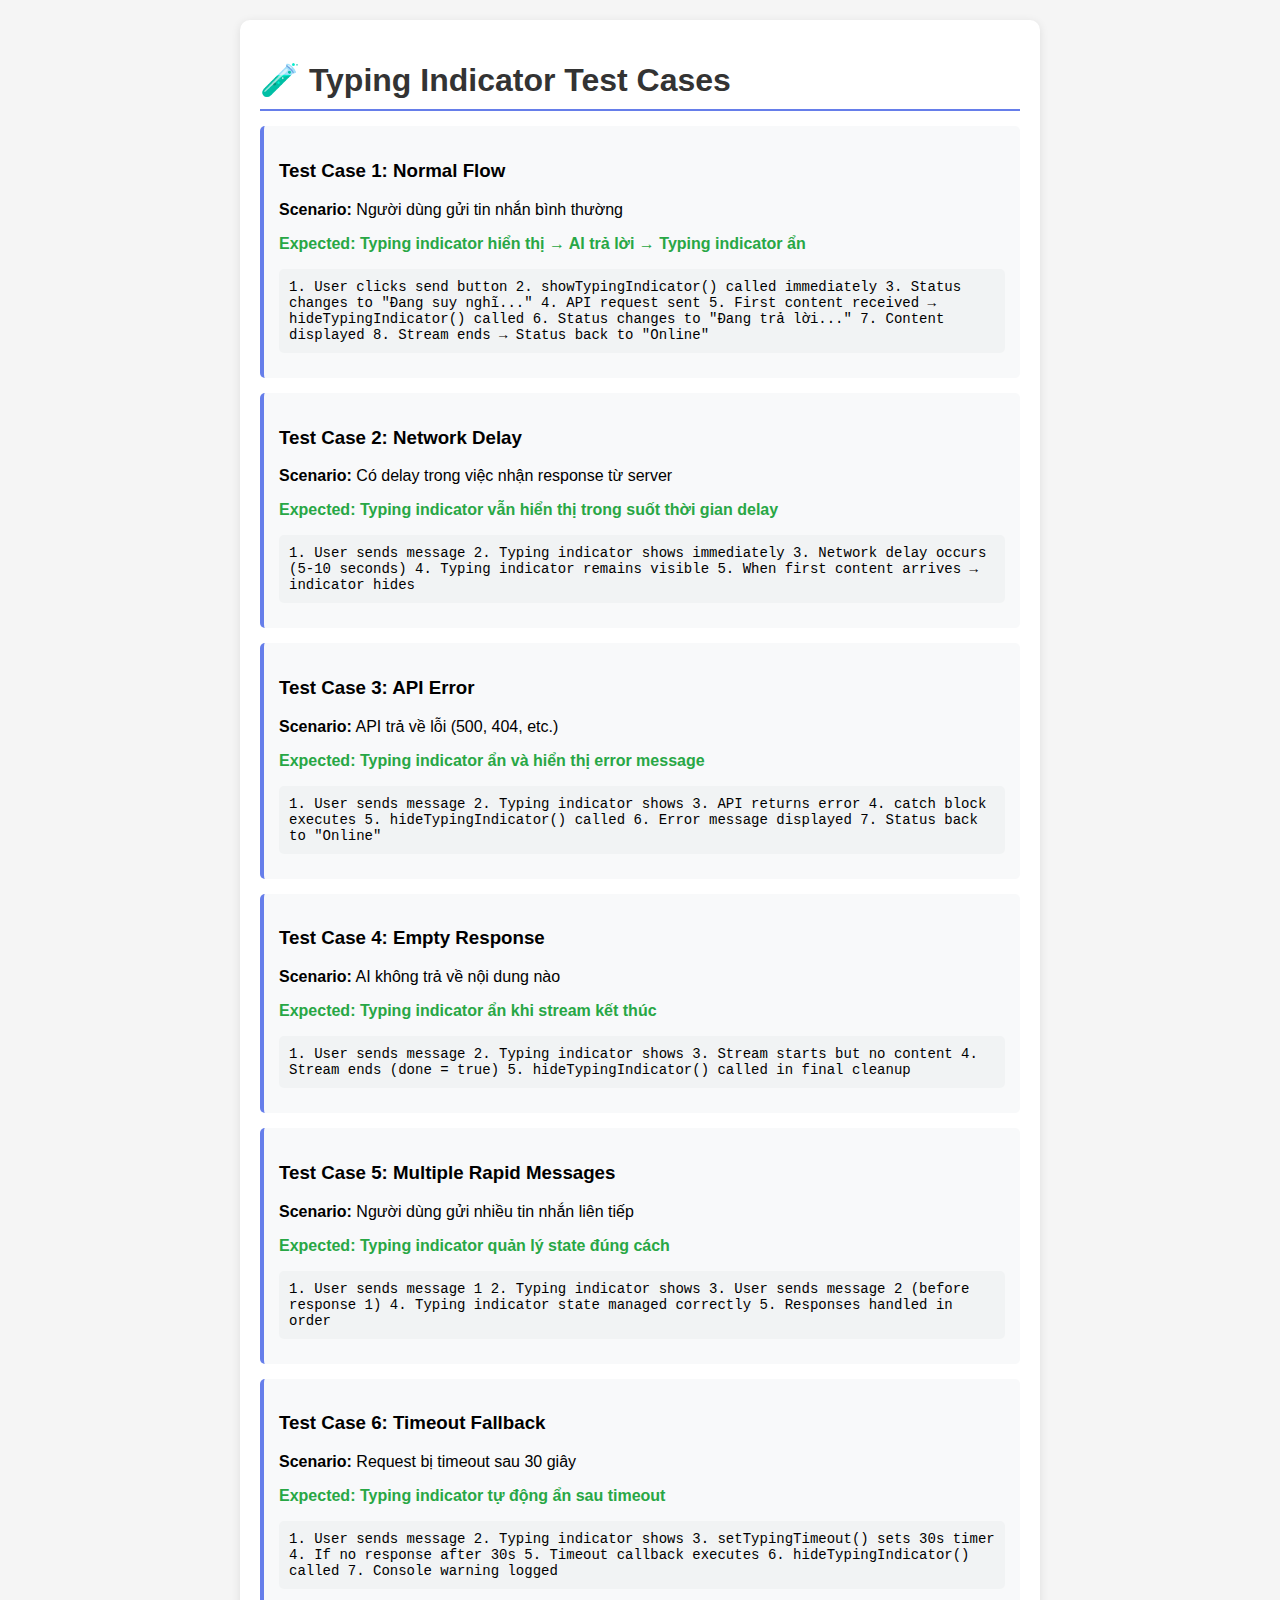
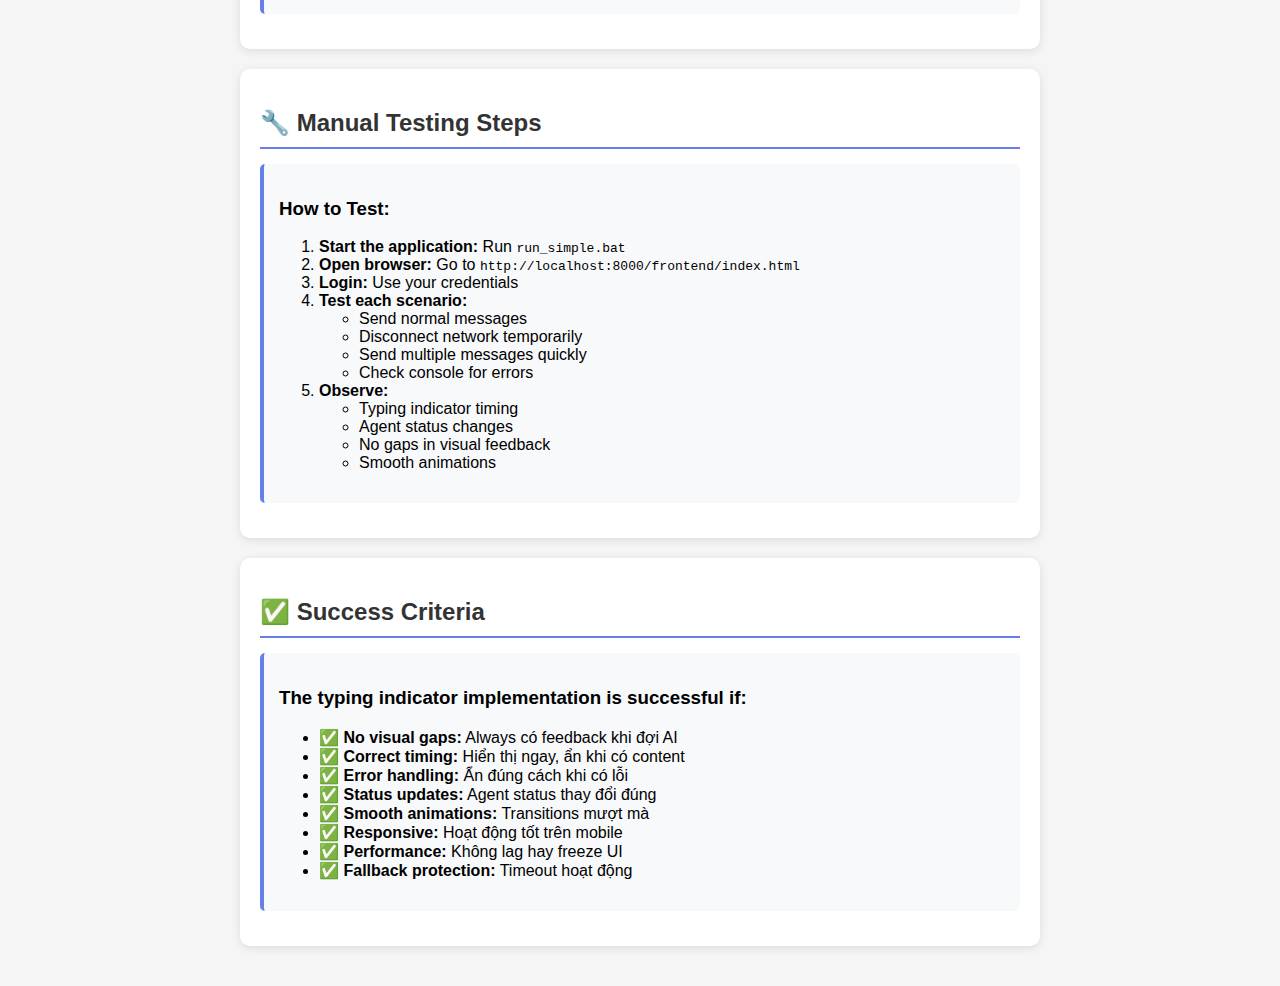
<file: ai-proma/frontend/typing-indicator-test.html>
<!DOCTYPE html>
<html lang="vi">
<head>
    <meta charset="UTF-8">
    <meta name="viewport" content="width=device-width, initial-scale=1.0">
    <title>Typing Indicator Test</title>
    <style>
        body {
            font-family: Arial, sans-serif;
            max-width: 800px;
            margin: 0 auto;
            padding: 20px;
            background: #f5f5f5;
        }
        .test-container {
            background: white;
            padding: 20px;
            border-radius: 10px;
            margin-bottom: 20px;
            box-shadow: 0 2px 10px rgba(0,0,0,0.1);
        }
        .test-title {
            color: #333;
            border-bottom: 2px solid #667eea;
            padding-bottom: 10px;
            margin-bottom: 15px;
        }
        .test-scenario {
            margin: 15px 0;
            padding: 15px;
            background: #f8f9fa;
            border-left: 4px solid #667eea;
            border-radius: 5px;
        }
        .expected {
            color: #28a745;
            font-weight: bold;
        }
        .actual {
            color: #dc3545;
            font-weight: bold;
        }
        .status {
            display: inline-block;
            padding: 4px 8px;
            border-radius: 4px;
            font-size: 12px;
            font-weight: bold;
        }
        .status.pass {
            background: #d4edda;
            color: #155724;
        }
        .status.fail {
            background: #f8d7da;
            color: #721c24;
        }
        .code {
            background: #f1f3f4;
            padding: 10px;
            border-radius: 5px;
            font-family: 'Courier New', monospace;
            font-size: 14px;
            margin: 10px 0;
        }
    </style>
</head>
<body>
    <div class="test-container">
        <h1 class="test-title">🧪 Typing Indicator Test Cases</h1>
        
        <div class="test-scenario">
            <h3>Test Case 1: Normal Flow</h3>
            <p><strong>Scenario:</strong> Người dùng gửi tin nhắn bình thường</p>
            <p class="expected">Expected: Typing indicator hiển thị → AI trả lời → Typing indicator ẩn</p>
            <div class="code">
1. User clicks send button
2. showTypingIndicator() called immediately
3. Status changes to "Đang suy nghĩ..."
4. API request sent
5. First content received → hideTypingIndicator() called
6. Status changes to "Đang trả lời..."
7. Content displayed
8. Stream ends → Status back to "Online"
            </div>
        </div>

        <div class="test-scenario">
            <h3>Test Case 2: Network Delay</h3>
            <p><strong>Scenario:</strong> Có delay trong việc nhận response từ server</p>
            <p class="expected">Expected: Typing indicator vẫn hiển thị trong suốt thời gian delay</p>
            <div class="code">
1. User sends message
2. Typing indicator shows immediately
3. Network delay occurs (5-10 seconds)
4. Typing indicator remains visible
5. When first content arrives → indicator hides
            </div>
        </div>

        <div class="test-scenario">
            <h3>Test Case 3: API Error</h3>
            <p><strong>Scenario:</strong> API trả về lỗi (500, 404, etc.)</p>
            <p class="expected">Expected: Typing indicator ẩn và hiển thị error message</p>
            <div class="code">
1. User sends message
2. Typing indicator shows
3. API returns error
4. catch block executes
5. hideTypingIndicator() called
6. Error message displayed
7. Status back to "Online"
            </div>
        </div>

        <div class="test-scenario">
            <h3>Test Case 4: Empty Response</h3>
            <p><strong>Scenario:</strong> AI không trả về nội dung nào</p>
            <p class="expected">Expected: Typing indicator ẩn khi stream kết thúc</p>
            <div class="code">
1. User sends message
2. Typing indicator shows
3. Stream starts but no content
4. Stream ends (done = true)
5. hideTypingIndicator() called in final cleanup
            </div>
        </div>

        <div class="test-scenario">
            <h3>Test Case 5: Multiple Rapid Messages</h3>
            <p><strong>Scenario:</strong> Người dùng gửi nhiều tin nhắn liên tiếp</p>
            <p class="expected">Expected: Typing indicator quản lý state đúng cách</p>
            <div class="code">
1. User sends message 1
2. Typing indicator shows
3. User sends message 2 (before response 1)
4. Typing indicator state managed correctly
5. Responses handled in order
            </div>
        </div>

        <div class="test-scenario">
            <h3>Test Case 6: Timeout Fallback</h3>
            <p><strong>Scenario:</strong> Request bị timeout sau 30 giây</p>
            <p class="expected">Expected: Typing indicator tự động ẩn sau timeout</p>
            <div class="code">
1. User sends message
2. Typing indicator shows
3. setTypingTimeout() sets 30s timer
4. If no response after 30s
5. Timeout callback executes
6. hideTypingIndicator() called
7. Console warning logged
            </div>
        </div>
    </div>

    <div class="test-container">
        <h2 class="test-title">🔧 Manual Testing Steps</h2>
        
        <div class="test-scenario">
            <h3>How to Test:</h3>
            <ol>
                <li><strong>Start the application:</strong> Run <code>run_simple.bat</code></li>
                <li><strong>Open browser:</strong> Go to <code>http://localhost:8000/frontend/index.html</code></li>
                <li><strong>Login:</strong> Use your credentials</li>
                <li><strong>Test each scenario:</strong>
                    <ul>
                        <li>Send normal messages</li>
                        <li>Disconnect network temporarily</li>
                        <li>Send multiple messages quickly</li>
                        <li>Check console for errors</li>
                    </ul>
                </li>
                <li><strong>Observe:</strong>
                    <ul>
                        <li>Typing indicator timing</li>
                        <li>Agent status changes</li>
                        <li>No gaps in visual feedback</li>
                        <li>Smooth animations</li>
                    </ul>
                </li>
            </ol>
        </div>
    </div>

    <div class="test-container">
        <h2 class="test-title">✅ Success Criteria</h2>
        
        <div class="test-scenario">
            <h3>The typing indicator implementation is successful if:</h3>
            <ul>
                <li>✅ <strong>No visual gaps:</strong> Always có feedback khi đợi AI</li>
                <li>✅ <strong>Correct timing:</strong> Hiển thị ngay, ẩn khi có content</li>
                <li>✅ <strong>Error handling:</strong> Ẩn đúng cách khi có lỗi</li>
                <li>✅ <strong>Status updates:</strong> Agent status thay đổi đúng</li>
                <li>✅ <strong>Smooth animations:</strong> Transitions mượt mà</li>
                <li>✅ <strong>Responsive:</strong> Hoạt động tốt trên mobile</li>
                <li>✅ <strong>Performance:</strong> Không lag hay freeze UI</li>
                <li>✅ <strong>Fallback protection:</strong> Timeout hoạt động</li>
            </ul>
        </div>
    </div>

    <script>
        console.log('🧪 Typing Indicator Test Page Loaded');
        console.log('📋 Use this page as a reference for testing the typing indicator functionality');
        console.log('🔗 Main app: http://localhost:8000/frontend/index.html');
    </script>
</body>
</html>
</file>
<file: ai-server-main/frontend/styles.css>
/* Reset và Base Styles */
* {
    margin: 0;
    padding: 0;
    box-sizing: border-box;
}

body {
    font-family: 'Segoe UI', Tahoma, Geneva, Verdana, sans-serif;
    background: linear-gradient(135deg, #667eea 0%, #764ba2 100%);
    height: 100vh;
    overflow: hidden;
}

/* Chat Container */
.chat-container {
    display: flex;
    flex-direction: column;
    height: 100vh;
    max-width: 1200px;
    margin: 0 auto;
    background: white;
    box-shadow: 0 0 30px rgba(0, 0, 0, 0.1);
}

/* Header */
.chat-header {
    display: flex;
    justify-content: space-between;
    align-items: center;
    padding: 20px;
    background: linear-gradient(135deg, #667eea 0%, #764ba2 100%);
    color: white;
    box-shadow: 0 2px 10px rgba(0, 0, 0, 0.1);
}

.header-left {
    display: flex;
    align-items: center;
    gap: 15px;
}

.agent-avatar {
    width: 50px;
    height: 50px;
    border-radius: 50%;
    background: rgba(255, 255, 255, 0.2);
    display: flex;
    align-items: center;
    justify-content: center;
    font-size: 24px;
    color: white;
}

.agent-info h3 {
    margin: 0;
    font-size: 18px;
    font-weight: 600;
}

.agent-info .status-online {
    font-size: 12px;
    color: #4ade80;
    display: flex;
    align-items: center;
    gap: 5px;
}

.agent-info .status-online::before {
    content: '';
    width: 8px;
    height: 8px;
    border-radius: 50%;
    background: #4ade80;
}

.header-right {
    display: flex;
    gap: 10px;
}

.icon-btn {
    width: 40px;
    height: 40px;
    border: none;
    border-radius: 50%;
    background: rgba(255, 255, 255, 0.2);
    color: white;
    cursor: pointer;
    display: flex;
    align-items: center;
    justify-content: center;
    transition: all 0.3s ease;
}

.icon-btn:hover {
    background: rgba(255, 255, 255, 0.3);
    transform: scale(1.05);
}

/* Chat Messages */
.chat-messages {
    flex: 1;
    overflow-y: auto;
    padding: 20px;
    background: #f8fafc;
    scroll-behavior: smooth;
}

.welcome-message {
    display: flex;
    align-items: flex-start;
    gap: 15px;
    margin-bottom: 20px;
    animation: fadeInUp 0.5s ease;
}

.message {
    display: flex;
    align-items: flex-start;
    gap: 15px;
    margin-bottom: 20px;
    animation: fadeInUp 0.5s ease;
}

.message.user {
    flex-direction: row-reverse;
}

.message.user .message-content {
    background: linear-gradient(135deg, #667eea 0%, #764ba2 100%);
    color: white;
    border-radius: 20px 20px 5px 20px;
}

.message.agent .message-content {
    background: white;
    border: 1px solid #e2e8f0;
    border-radius: 20px 20px 20px 5px;
}

.message-content {
    max-width: 70%;
    padding: 15px 20px;
    box-shadow: 0 2px 10px rgba(0, 0, 0, 0.1);
    word-wrap: break-word;
}

.message-content p {
    margin: 0;
    line-height: 1.5;
}

.message-content .message-images {
    margin-top: 10px;
    display: flex;
    flex-wrap: wrap;
    gap: 10px;
}

.message-content .message-images img {
    max-width: 200px;
    border-radius: 10px;
    cursor: pointer;
    transition: transform 0.3s ease;
}

.message-content .message-images img:hover {
    transform: scale(1.05);
}

.message-time {
    font-size: 11px;
    color: #64748b;
    margin-top: 5px;
    text-align: right;
}

.message.user .message-time {
    text-align: left;
}

/* Typing Indicator */
.typing-indicator {
    display: flex;
    align-items: flex-start;
    gap: 15px;
    padding: 10px 20px;
    margin-bottom: 10px;
    animation: fadeIn 0.3s ease-in;
}

.typing-dots {
    display: flex;
    align-items: center;
    gap: 3px;
    padding: 12px 18px;
    background: #f1f3f4;
    border-radius: 18px;
    border: none;
    box-shadow: 0 1px 2px rgba(0, 0, 0, 0.1);
    min-height: 40px;
}

.typing-dots span {
    width: 6px;
    height: 6px;
    border-radius: 50%;
    background: #9ca3af;
    animation: typingBounce 1.4s infinite ease-in-out;
    opacity: 0.6;
}

.typing-dots span:nth-child(1) {
    animation-delay: 0s;
}

.typing-dots span:nth-child(2) {
    animation-delay: 0.2s;
}

.typing-dots span:nth-child(3) {
    animation-delay: 0.4s;
}

@keyframes typingBounce {
    0%, 60%, 100% {
        transform: translateY(0);
        opacity: 0.4;
    }
    30% {
        transform: translateY(-8px);
        opacity: 1;
    }
}

@keyframes fadeIn {
    from {
        opacity: 0;
        transform: translateY(10px);
    }
    to {
        opacity: 1;
        transform: translateY(0);
    }
}

/* Input Area */
.chat-input-area {
    padding: 20px;
    background: white;
    border-top: 1px solid #e2e8f0;
}

.input-container {
    display: flex;
    align-items: flex-end;
    gap: 10px;
    background: #f1f5f9;
    border-radius: 25px;
    padding: 10px;
}

.input-wrapper {
    flex: 1;
    position: relative;
}

.input-wrapper textarea {
    width: 100%;
    border: none;
    background: transparent;
    resize: none;
    outline: none;
    font-family: inherit;
    font-size: 14px;
    line-height: 1.5;
    padding: 10px 15px;
    max-height: 120px;
    overflow-y: auto;
}

.input-wrapper textarea::placeholder {
    color: #94a3b8;
}

.input-actions {
    display: flex;
    align-items: center;
    justify-content: space-between;
    padding: 0 15px 5px;
}

#char-count {
    font-size: 11px;
    color: #94a3b8;
}

.send-btn {
    width: 40px;
    height: 40px;
    border: none;
    border-radius: 50%;
    background: linear-gradient(135deg, #667eea 0%, #764ba2 100%);
    color: white;
    cursor: pointer;
    display: flex;
    align-items: center;
    justify-content: center;
    transition: all 0.3s ease;
}

.send-btn:disabled {
    background: #cbd5e1;
    cursor: not-allowed;
}

.send-btn:not(:disabled):hover {
    transform: scale(1.05);
    box-shadow: 0 4px 15px rgba(102, 126, 234, 0.4);
}

.attached-images {
    display: flex;
    flex-wrap: wrap;
    gap: 10px;
    margin-top: 10px;
}

.attached-image {
    position: relative;
    display: inline-block;
}

.attached-image img {
    width: 80px;
    height: 80px;
    object-fit: cover;
    border-radius: 10px;
    border: 2px solid #e2e8f0;
}

.attached-image .remove-image {
    position: absolute;
    top: -5px;
    right: -5px;
    width: 20px;
    height: 20px;
    border-radius: 50%;
    background: #ef4444;
    color: white;
    border: none;
    cursor: pointer;
    display: flex;
    align-items: center;
    justify-content: center;
    font-size: 12px;
}

/* Modal Styles */
.modal {
    display: none;
    position: fixed;
    top: 0;
    left: 0;
    width: 100%;
    height: 100%;
    background: rgba(0, 0, 0, 0.5);
    z-index: 1000;
    backdrop-filter: blur(5px);
}

.modal.show {
    display: flex;
    align-items: center;
    justify-content: center;
}

.modal-content {
    background: white;
    border-radius: 15px;
    width: 90%;
    max-width: 400px;
    box-shadow: 0 20px 60px rgba(0, 0, 0, 0.3);
    animation: modalSlideIn 0.3s ease;
}

@keyframes modalSlideIn {
    from {
        opacity: 0;
        transform: translateY(-50px);
    }
    to {
        opacity: 1;
        transform: translateY(0);
    }
}

.modal-header {
    padding: 20px 20px 0;
    display: flex;
    justify-content: space-between;
    align-items: center;
}

.modal-header h2 {
    margin: 0;
    color: #1e293b;
}

.close-btn {
    background: none;
    border: none;
    font-size: 20px;
    cursor: pointer;
    color: #64748b;
    padding: 5px;
}

.modal-body {
    padding: 20px;
}

.form-group {
    margin-bottom: 20px;
}

.form-group label {
    display: block;
    margin-bottom: 5px;
    font-weight: 500;
    color: #374151;
}

.form-group input,
.form-group select {
    width: 100%;
    padding: 12px;
    border: 1px solid #d1d5db;
    border-radius: 8px;
    font-size: 14px;
    transition: border-color 0.3s ease;
}

.form-group input:focus,
.form-group select:focus {
    outline: none;
    border-color: #667eea;
    box-shadow: 0 0 0 3px rgba(102, 126, 234, 0.1);
}

.form-group input[type="checkbox"] {
    width: auto;
    margin-right: 8px;
}

.login-btn {
    width: 100%;
    padding: 12px;
    background: linear-gradient(135deg, #667eea 0%, #764ba2 100%);
    color: white;
    border: none;
    border-radius: 8px;
    font-size: 16px;
    font-weight: 500;
    cursor: pointer;
    transition: all 0.3s ease;
}

.login-btn:hover {
    transform: translateY(-2px);
    box-shadow: 0 8px 25px rgba(102, 126, 234, 0.3);
}

/* Animations */
@keyframes fadeInUp {
    from {
        opacity: 0;
        transform: translateY(20px);
    }
    to {
        opacity: 1;
        transform: translateY(0);
    }
}

/* Scrollbar Styling */
.chat-messages::-webkit-scrollbar {
    width: 6px;
}

.chat-messages::-webkit-scrollbar-track {
    background: #f1f5f9;
}

.chat-messages::-webkit-scrollbar-thumb {
    background: #cbd5e1;
    border-radius: 3px;
}

.chat-messages::-webkit-scrollbar-thumb:hover {
    background: #94a3b8;
}

/* Responsive Design */
@media (max-width: 768px) {
    .chat-container {
        height: 100vh;
        border-radius: 0;
    }
    
    .chat-header {
        padding: 15px;
    }
    
    .agent-info h3 {
        font-size: 16px;
    }
    
    .chat-messages {
        padding: 15px;
    }
    
    .message-content {
        max-width: 85%;
    }
    
    .chat-input-area {
        padding: 15px;
    }
    
    .modal-content {
        width: 95%;
        margin: 20px;
    }
}

@media (max-width: 480px) {
    .header-left .agent-avatar {
        width: 40px;
        height: 40px;
        font-size: 20px;
    }
    
    .agent-info h3 {
        font-size: 14px;
    }
    
    .message-content {
        max-width: 90%;
        padding: 12px 15px;
    }
    
    .input-container {
        padding: 8px;
    }
}
</file>
